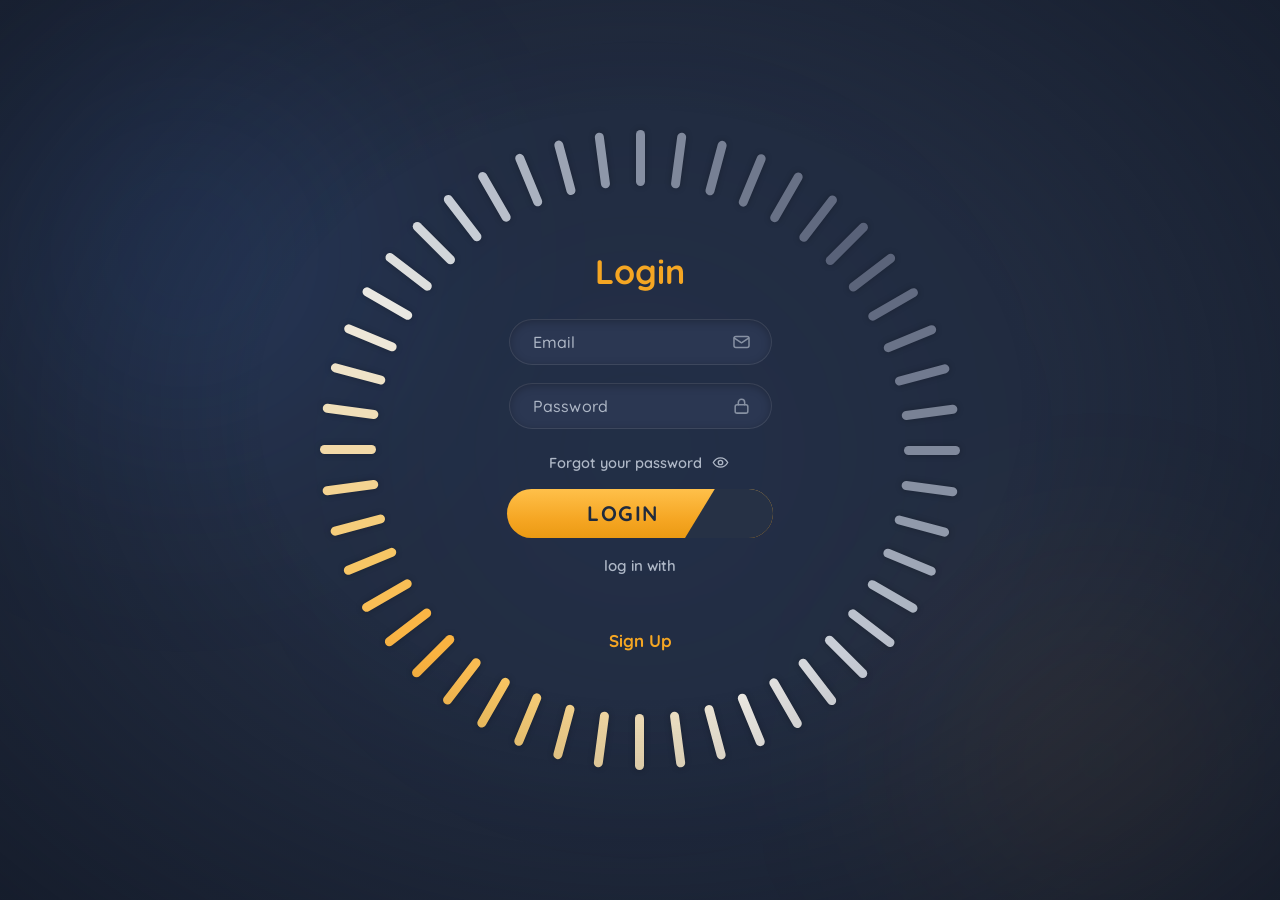
<file: projects/login-yellow-design/index.html>
<!DOCTYPE html>
<html lang="en">
<head>
<meta charset="utf-8">
<meta name="viewport" content="width=device-width, initial-scale=1">
<title>Login / Sign Up</title>

<link rel="preconnect" href="https://fonts.googleapis.com">
<link rel="preconnect" href="https://fonts.gstatic.com" crossorigin>
<link href="https://fonts.googleapis.com/css2?family=Quicksand:wght@400;500;600;700&display=swap" rel="stylesheet">

<link rel="stylesheet" href="style.css">
</head>
<body>

<!-- ambient lighting -->
<div class="amb" aria-hidden="true">
  <i class="b1"></i><i class="b2"></i><i class="b3"></i>
</div>

<div class="stage">

  <!-- segmented ring (segments injected by script.js) -->
  <div class="ring" aria-hidden="true"><div class="boost" id="boost"></div></div>
  <div class="flash" id="flash" aria-hidden="true"></div>

  <div class="card" id="card">

    <!-- ─────────── SCENE 1 · LOGIN ─────────── -->
    <form class="panel login" id="p-login" data-state="idle" autocomplete="off" onsubmit="return false">

      <h1 style="--i:0">Login</h1>

      <div class="field" style="--fd:0s;--i:1">
        <input type="email" placeholder="Email" aria-label="Email">
        <svg class="ic" width="19" height="19" viewBox="0 0 24 24" fill="none" stroke="currentColor" stroke-width="1.9" stroke-linecap="round" stroke-linejoin="round">
          <rect x="2.5" y="5" width="19" height="14" rx="2.5"/><path d="m3 7 9 6 9-6"/>
        </svg>
      </div>

      <div class="field" style="--fd:1.1s;--i:2">
        <input type="password" id="pw" placeholder="Password" aria-label="Password">
        <svg class="ic" width="19" height="19" viewBox="0 0 24 24" fill="none" stroke="currentColor" stroke-width="1.9" stroke-linecap="round" stroke-linejoin="round">
          <rect x="4" y="10.5" width="16" height="10.5" rx="2.5"/><path d="M8 10.5V7.5a4 4 0 0 1 8 0v3"/>
        </svg>
      </div>

      <div class="forgot" style="--i:3">
        <span>Forgot your password</span>
        <button type="button" class="eye" data-target="pw" aria-label="Show password" aria-pressed="false">
          <svg width="17" height="17" viewBox="0 0 24 24" fill="none" stroke="currentColor" stroke-width="1.9" stroke-linecap="round" stroke-linejoin="round">
            <path d="M1.8 12S5.6 5.4 12 5.4 22.2 12 22.2 12 18.4 18.6 12 18.6 1.8 12 1.8 12Z"/><circle cx="12" cy="12" r="3.1"/>
          </svg>
        </button>
      </div>

      <button class="cta" type="submit" style="--i:4">
        <span>LOGIN</span><i class="notch"></i><i class="sheen"></i>
      </button>

      <p class="with" style="--i:5">log in with</p>

      <div class="socials" style="--i:6">
        <a href="#" style="--sd:0s" aria-label="Log in with Facebook">
          <svg width="21" height="21" viewBox="0 0 24 24"><rect width="24" height="24" rx="5" fill="#1877F2"/><path d="M15.6 12.6h-2.3V20h-3v-7.4H8.6V10h1.7V8.5c0-2.1 1.1-3.3 3.3-3.3h2v2.7h-1.3c-.5 0-.9.2-.9.9V10h2.4l-.2 2.6Z" fill="#fff"/></svg>
        </a>
        <a href="#" style="--sd:.18s" aria-label="Log in with X">
          <svg width="21" height="21" viewBox="0 0 24 24"><rect width="24" height="24" rx="5" fill="#0d0d0d"/><path d="M16.9 5h2.5l-5.5 6.3L20.4 20h-5l-3.6-4.7L7.6 20H5.1l5.9-6.7L4.9 5h5.1l3.3 4.3L16.9 5Zm-.9 13.5h1.4L9 6.4H7.5l8.5 12.1Z" fill="#fff"/></svg>
        </a>
        <a href="#" style="--sd:.36s" aria-label="Log in with Google">
          <svg width="21" height="21" viewBox="0 0 24 24"><path d="M21.6 12.23c0-.68-.06-1.34-.18-1.98H12v3.74h5.38a4.6 4.6 0 0 1-2 3.02v2.5h3.24c1.9-1.74 2.98-4.3 2.98-7.28Z" fill="#4285F4"/><path d="M12 22c2.7 0 4.96-.9 6.62-2.43l-3.24-2.5c-.9.6-2.05.96-3.38.96-2.6 0-4.8-1.75-5.6-4.11H3.06v2.58A10 10 0 0 0 12 22Z" fill="#34A853"/><path d="M6.4 13.92a5.99 5.99 0 0 1 0-3.84V7.5H3.06a10 10 0 0 0 0 9l3.34-2.58Z" fill="#FBBC05"/><path d="M12 5.98c1.47 0 2.79.5 3.83 1.5l2.87-2.87C16.95 2.98 14.7 2 12 2a10 10 0 0 0-8.94 5.5L6.4 10.08c.8-2.36 3-4.1 5.6-4.1Z" fill="#EA4335"/></svg>
        </a>
      </div>

      <div class="foot" style="--i:7">
        <button type="button" class="swap" data-go="signup">Sign Up</button>
      </div>
    </form>

    <!-- ─────────── SCENE 2 · SIGN UP ─────────── -->
    <form class="panel signup" id="p-signup" data-state="hidden" inert autocomplete="off" onsubmit="return false">

      <h1 style="--i:0">Sign Up</h1>

      <div class="field" style="--fd:0s;--i:1">
        <input type="text" placeholder="Full Name" aria-label="Full name">
        <svg class="ic" width="19" height="19" viewBox="0 0 24 24" fill="none" stroke="currentColor" stroke-width="1.9" stroke-linecap="round" stroke-linejoin="round">
          <circle cx="12" cy="8" r="3.6"/><path d="M4.5 20a7.5 7.5 0 0 1 15 0"/>
        </svg>
      </div>

      <div class="field" style="--fd:.55s;--i:2">
        <input type="email" placeholder="Email" aria-label="Email">
        <svg class="ic" width="19" height="19" viewBox="0 0 24 24" fill="none" stroke="currentColor" stroke-width="1.9" stroke-linecap="round" stroke-linejoin="round">
          <rect x="2.5" y="5" width="19" height="14" rx="2.5"/><path d="m3 7 9 6 9-6"/>
        </svg>
      </div>

      <div class="field" style="--fd:1.1s;--i:3">
        <input type="password" id="pw2" placeholder="Password" aria-label="Password">
        <svg class="ic" width="19" height="19" viewBox="0 0 24 24" fill="none" stroke="currentColor" stroke-width="1.9" stroke-linecap="round" stroke-linejoin="round">
          <rect x="4" y="10.5" width="16" height="10.5" rx="2.5"/><path d="M8 10.5V7.5a4 4 0 0 1 8 0v3"/>
        </svg>
      </div>

      <div class="field" style="--fd:1.65s;--i:4">
        <input type="password" id="pw3" placeholder="Confirm Password" aria-label="Confirm password">
        <svg class="ic" width="19" height="19" viewBox="0 0 24 24" fill="none" stroke="currentColor" stroke-width="1.9" stroke-linecap="round" stroke-linejoin="round">
          <rect x="4" y="10.5" width="16" height="10.5" rx="2.5"/><path d="M8 10.5V7.5a4 4 0 0 1 8 0v3"/><path d="m9.4 15.6 1.8 1.8 3.4-3.4"/>
        </svg>
      </div>

      <button class="cta" type="submit" style="--i:5">
        <span>SIGN UP</span><i class="notch"></i><i class="sheen"></i>
      </button>

      <p class="with" style="--i:6">sign up with</p>

      <div class="socials" style="--i:7">
        <a href="#" style="--sd:0s" aria-label="Sign up with Facebook">
          <svg width="21" height="21" viewBox="0 0 24 24"><rect width="24" height="24" rx="5" fill="#1877F2"/><path d="M15.6 12.6h-2.3V20h-3v-7.4H8.6V10h1.7V8.5c0-2.1 1.1-3.3 3.3-3.3h2v2.7h-1.3c-.5 0-.9.2-.9.9V10h2.4l-.2 2.6Z" fill="#fff"/></svg>
        </a>
        <a href="#" style="--sd:.18s" aria-label="Sign up with X">
          <svg width="21" height="21" viewBox="0 0 24 24"><rect width="24" height="24" rx="5" fill="#0d0d0d"/><path d="M16.9 5h2.5l-5.5 6.3L20.4 20h-5l-3.6-4.7L7.6 20H5.1l5.9-6.7L4.9 5h5.1l3.3 4.3L16.9 5Zm-.9 13.5h1.4L9 6.4H7.5l8.5 12.1Z" fill="#fff"/></svg>
        </a>
        <a href="#" style="--sd:.36s" aria-label="Sign up with Google">
          <svg width="21" height="21" viewBox="0 0 24 24"><path d="M21.6 12.23c0-.68-.06-1.34-.18-1.98H12v3.74h5.38a4.6 4.6 0 0 1-2 3.02v2.5h3.24c1.9-1.74 2.98-4.3 2.98-7.28Z" fill="#4285F4"/><path d="M12 22c2.7 0 4.96-.9 6.62-2.43l-3.24-2.5c-.9.6-2.05.96-3.38.96-2.6 0-4.8-1.75-5.6-4.11H3.06v2.58A10 10 0 0 0 12 22Z" fill="#34A853"/><path d="M6.4 13.92a5.99 5.99 0 0 1 0-3.84V7.5H3.06a10 10 0 0 0 0 9l3.34-2.58Z" fill="#FBBC05"/><path d="M12 5.98c1.47 0 2.79.5 3.83 1.5l2.87-2.87C16.95 2.98 14.7 2 12 2a10 10 0 0 0-8.94 5.5L6.4 10.08c.8-2.36 3-4.1 5.6-4.1Z" fill="#EA4335"/></svg>
        </a>
      </div>

      <div class="foot" style="--i:8">
        <span>Already have an account?</span>
        <button type="button" class="swap" data-go="login">Login</button>
      </div>
    </form>

  </div>
</div>

<div class="vignette" aria-hidden="true"></div>

<script src="script.js"></script>
</body>
</html>
</file>
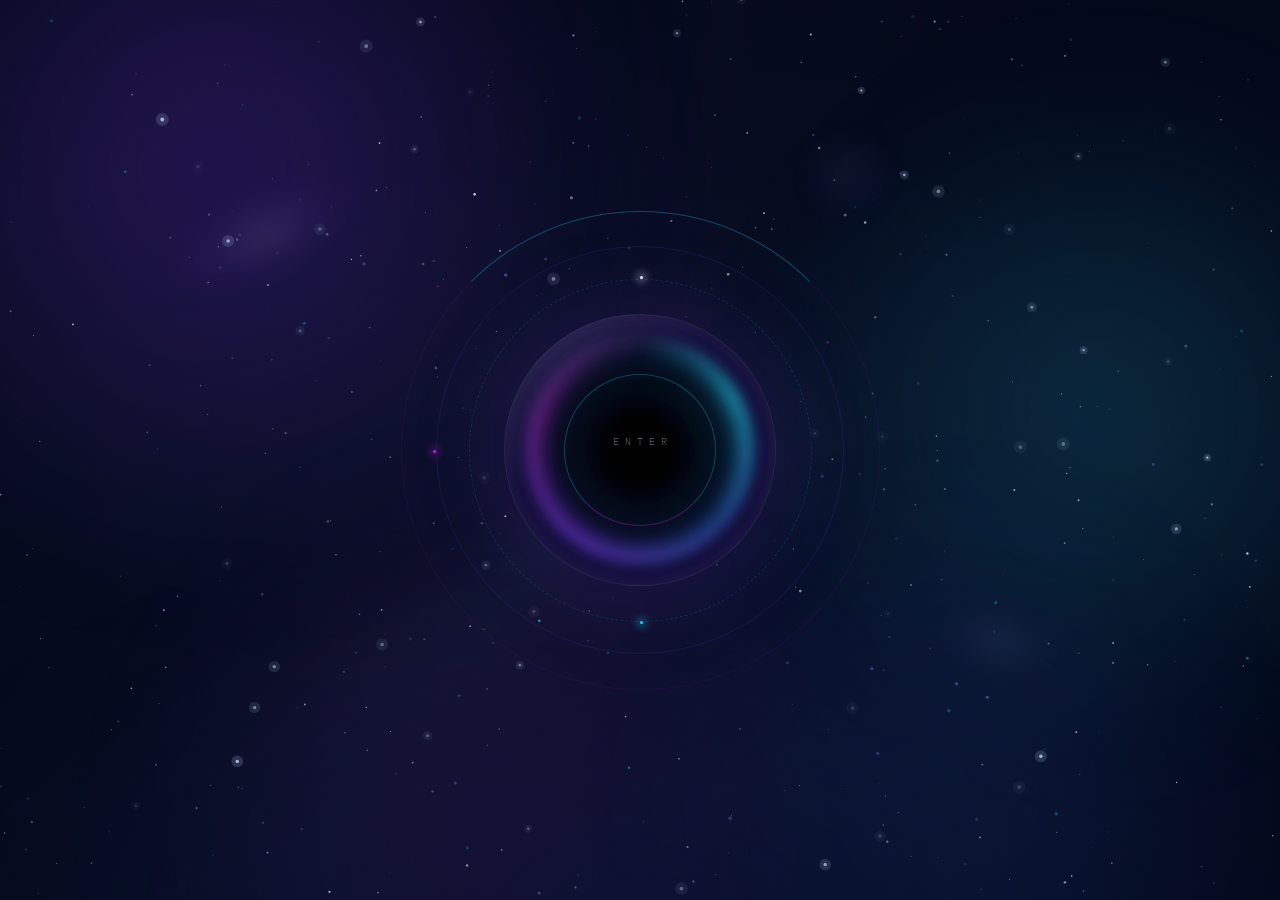
<file: projects/cyber-type/galaxy-portal-auth.html>
<!doctype html>
<html lang="en">
<head>
<meta charset="UTF-8"/>
<meta name="viewport" content="width=device-width,initial-scale=1"/>
<title>Galaxy Portal — Authentication</title>
<link rel="preconnect" href="https://fonts.googleapis.com">
<link rel="preconnect" href="https://fonts.gstatic.com" crossorigin>
<link href="https://fonts.googleapis.com/css2?family=Sora:wght@200;300;400;600&family=IBM+Plex+Mono:wght@300;400;500&display=swap" rel="stylesheet">
<style>
/* ============================================================
   TOKENS
   void/abyss/indigo = deep space depth stack
   cyan → blue → violet → magenta = the only accent ramp
   ============================================================ */
:root{
  --void:#020617;
  --abyss:#060b1f;
  --indigo:#0b1437;
  --cyan:#22d3ee;
  --blue:#3b82f6;
  --violet:#7c3aed;
  --magenta:#c026d3;
  --star:#e8f0ff;

  --glass:rgba(255,255,255,.045);
  --glass-brd:rgba(180,215,255,.14);

  --ff-ui:'Sora',system-ui,-apple-system,sans-serif;
  --ff-mono:'IBM Plex Mono',ui-monospace,monospace;

  --portal:clamp(200px,42vmin,272px);
  --auth:clamp(320px,86vmin,540px);

  --ease-cine:cubic-bezier(.16,1,.3,1);
}

*,*::before,*::after{box-sizing:border-box;margin:0;padding:0}

html,body{height:100%}
body{
  background:var(--void);
  color:var(--star);
  font-family:var(--ff-ui);
  overflow:hidden;                 /* no horizontal scroll, ever */
  -webkit-font-smoothing:antialiased;
}

/* ============================================================
   LAYER 1–5 · GALAXY BACKGROUND
   Overlapping radial gradients at different positions/speeds,
   deliberately NOT one flat linear gradient.
   ============================================================ */
.sky{position:fixed;inset:0;overflow:hidden;z-index:0}

/* L1 deep space — slight vignette so the centre reads as deepest */
.sky__void{
  position:absolute;inset:0;
  background:
    radial-gradient(120% 90% at 50% 55%, #0a1128 0%, #050a1c 45%, var(--void) 100%),
    var(--void);
}

/* L2 nebula — four blurred clouds, each drifting on its own clock */
.neb{position:absolute;border-radius:50%;filter:blur(70px);opacity:.5;will-change:transform}
.neb--violet{
  width:70vmax;height:70vmax;left:-18vmax;top:-22vmax;
  background:radial-gradient(circle at 50% 50%, rgba(124,58,237,.55), rgba(124,58,237,0) 66%);
  animation:drift-a 68s var(--ease-cine) infinite alternate;
}
.neb--cyan{
  width:56vmax;height:56vmax;right:-14vmax;top:4vmax;
  background:radial-gradient(circle at 50% 50%, rgba(34,211,238,.34), rgba(34,211,238,0) 68%);
  animation:drift-b 84s var(--ease-cine) infinite alternate;
}
.neb--magenta{
  width:62vmax;height:62vmax;left:8vmax;bottom:-26vmax;
  background:radial-gradient(circle at 50% 50%, rgba(192,38,211,.32), rgba(192,38,211,0) 66%);
  animation:drift-c 76s var(--ease-cine) infinite alternate;
}
.neb--indigo{
  width:48vmax;height:48vmax;right:2vmax;bottom:-16vmax;
  background:radial-gradient(circle at 50% 50%, rgba(59,130,246,.3), rgba(59,130,246,0) 70%);
  animation:drift-b 92s var(--ease-cine) infinite alternate-reverse;
}
@keyframes drift-a{to{transform:translate3d(7vmax,5vmax,0) scale(1.16)}}
@keyframes drift-b{to{transform:translate3d(-6vmax,7vmax,0) scale(1.1)}}
@keyframes drift-c{to{transform:translate3d(5vmax,-6vmax,0) scale(1.14)}}

/* L5 distant galaxies — barely-there elliptical smudges */
.galaxy{
  position:absolute;border-radius:50%;
  filter:blur(16px);opacity:.16;
  background:radial-gradient(ellipse at 50% 50%, rgba(232,240,255,.85), rgba(124,58,237,.35) 40%, transparent 72%);
}
.galaxy--1{width:220px;height:74px;left:12%;top:22%;transform:rotate(-24deg)}
.galaxy--2{width:150px;height:48px;right:16%;bottom:26%;transform:rotate(16deg)}
.galaxy--3{width:96px;height:96px;right:30%;top:14%;opacity:.1}

/* faint cosmic light rays */
.rays{
  position:absolute;inset:0;opacity:.14;mix-blend-mode:screen;
  background:
    conic-gradient(from 200deg at 50% 48%,
      transparent 0deg, rgba(34,211,238,.16) 18deg, transparent 40deg,
      transparent 150deg, rgba(124,58,237,.14) 172deg, transparent 196deg);
  animation:rays-turn 120s linear infinite;
}
@keyframes rays-turn{to{transform:rotate(360deg)}}

/* space fog sitting above the nebula, below the stars */
.fog{
  position:absolute;inset:0;
  background:radial-gradient(100% 70% at 50% 100%, rgba(11,20,55,.72), transparent 62%);
  pointer-events:none;
}

/* L3/L4 stars + dust + portal particles all live on one canvas */
#field{position:fixed;inset:0;z-index:1;pointer-events:none}

/* brightened galaxy after the wormhole */
body.is-auth .neb{opacity:.72}
body.is-auth .rays{opacity:.22}
body.is-auth .galaxy{opacity:.24}
.neb,.rays,.galaxy{transition:opacity 1.6s var(--ease-cine)}

/* ============================================================
   STAGE
   ============================================================ */
.stage{
  position:relative;z-index:2;
  height:100%;
  display:grid;place-items:center;
  padding:24px;
}

/* ============================================================
   COSMIC PORTAL  ·  the signature element
   Same DOM node becomes the auth portal — the interface is
   revealed FROM the portal, never dropped on top of it.
   ============================================================ */
.portal{
  position:relative;
  width:var(--portal);height:var(--portal);
  border-radius:50%;
  cursor:pointer;
  display:grid;place-items:center;
  transition:
    width 1.15s var(--ease-cine),
    height 1.15s var(--ease-cine),
    transform .6s var(--ease-cine);
  -webkit-tap-highlight-color:transparent;
}
.portal:focus-visible{outline:none}
.portal:focus-visible .horizon{box-shadow:0 0 0 2px var(--cyan),0 0 60px rgba(34,211,238,.6)}

/* orbital rings live OUTSIDE the shell so they survive the expansion */
.ring{
  position:absolute;border-radius:50%;
  border:1px solid rgba(34,211,238,.18);
  pointer-events:none;
  will-change:transform;
}
.ring--1{inset:-13%;border-style:dashed;animation:spin 46s linear infinite}
.ring--2{inset:-25%;border-color:rgba(124,58,237,.16);animation:spin 74s linear infinite reverse}
.ring--3{
  inset:-38%;border-color:rgba(192,38,211,.09);
  border-top-color:rgba(34,211,238,.3);
  animation:spin 108s linear infinite;
}
@keyframes spin{to{transform:rotate(360deg)}}

/* glass outer sphere */
.sphere{
  position:absolute;inset:0;border-radius:50%;
  background:
    radial-gradient(circle at 32% 26%, rgba(255,255,255,.1), transparent 46%),
    radial-gradient(circle at 50% 50%, rgba(11,20,55,.5), rgba(2,6,23,.86) 72%);
  border:1px solid var(--glass-brd);
  backdrop-filter:blur(3px);
  -webkit-backdrop-filter:blur(3px);
  box-shadow:
    inset 0 1px 22px rgba(180,215,255,.09),
    inset 0 0 60px rgba(124,58,237,.16);
}

/* event horizon — the bright accretion edge */
.horizon{
  position:absolute;inset:9%;border-radius:50%;
  background:conic-gradient(from 0deg,
    rgba(34,211,238,0) 0deg,
    rgba(34,211,238,.85) 60deg,
    rgba(59,130,246,.6) 130deg,
    rgba(124,58,237,.8) 210deg,
    rgba(192,38,211,.55) 290deg,
    rgba(34,211,238,0) 360deg);
  filter:blur(7px);
  animation:spin 14s linear infinite;
  transition:filter .5s var(--ease-cine),opacity .5s var(--ease-cine),box-shadow .5s;
}
.horizon::after{
  content:'';position:absolute;inset:5px;border-radius:50%;
  background:radial-gradient(circle,rgba(2,6,23,.94) 56%,transparent 78%);
}

/* counter-rotating inner ring */
.horizon-in{
  position:absolute;inset:22%;border-radius:50%;
  border:1px solid rgba(34,211,238,.34);
  border-bottom-color:rgba(192,38,211,.42);
  animation:spin 22s linear infinite reverse;
}

/* the dark core — a genuine near-black centre */
.core{
  position:absolute;inset:30%;border-radius:50%;
  background:radial-gradient(circle at 50% 50%, #000 40%, rgba(2,6,23,.9) 74%, transparent 100%);
  box-shadow:0 0 34px 8px rgba(0,0,0,.9), 0 0 90px rgba(34,211,238,.2);
}

/* volumetric bloom */
.bloom{
  position:absolute;inset:-30%;border-radius:50%;pointer-events:none;
  background:radial-gradient(circle at 50% 50%,
    rgba(34,211,238,.2) 0%, rgba(124,58,237,.13) 34%, transparent 66%);
  filter:blur(22px);
  animation:pulse 7s ease-in-out infinite;
  transition:opacity .5s var(--ease-cine);
}
@keyframes pulse{0%,100%{opacity:.62;transform:scale(1)}50%{opacity:1;transform:scale(1.07)}}

/* gravitational lens ripple, drawn on hover */
.lens{
  position:absolute;inset:-4%;border-radius:50%;pointer-events:none;
  opacity:0;transition:opacity .45s var(--ease-cine);
  background:radial-gradient(circle at var(--mx,50%) var(--my,50%),
    rgba(255,255,255,.13) 0%, transparent 28%);
  backdrop-filter:blur(1.5px);
  -webkit-backdrop-filter:blur(1.5px);
}
.portal:hover .lens{opacity:1}

/* ---- the subtle hint (NOT a button) ------------------------ */
.hint{
  position:relative;z-index:3;
  text-align:center;
  opacity:.34;
  transition:opacity .45s var(--ease-cine),transform .45s var(--ease-cine);
  pointer-events:none;
}
.hint__word{
  display:block;
  font-family:var(--ff-mono);
  font-size:10px;font-weight:400;
  letter-spacing:.62em;text-indent:.62em;
  color:rgba(232,240,255,.9);
}
/* observatory-style readout — the star-catalog vernacular */
.hint__coord{
  display:block;margin-top:7px;
  font-family:var(--ff-mono);
  font-size:8px;font-weight:300;
  letter-spacing:.2em;
  color:rgba(34,211,238,.62);
  opacity:0;transform:translateY(3px);
  transition:opacity .5s var(--ease-cine) .06s,transform .5s var(--ease-cine) .06s;
}
.portal:hover .hint{opacity:1;transform:translateY(-1px)}
.portal:hover .hint__coord{opacity:1;transform:translateY(0)}
.portal:hover{transform:scale(1.045)}
.portal:hover .horizon{filter:blur(5px);box-shadow:0 0 70px rgba(34,211,238,.42)}
.portal:hover .bloom{opacity:1}

/* orbiting star markers */
.orbit{position:absolute;inset:-13%;pointer-events:none;animation:spin 34s linear infinite}
.orbit--slow{inset:-25%;animation-duration:58s;animation-direction:reverse}
.orbit__star{
  position:absolute;top:-3px;left:50%;
  width:3px;height:3px;border-radius:50%;
  background:var(--star);
  box-shadow:0 0 8px 2px rgba(232,240,255,.7);
}
.orbit__star--b{top:auto;bottom:-3px;background:var(--cyan);box-shadow:0 0 9px 2px rgba(34,211,238,.7)}
.orbit__star--c{top:50%;left:-3px;background:var(--magenta);box-shadow:0 0 9px 2px rgba(192,38,211,.6)}

/* ============================================================
   TRANSITION · contract → pulse → expand
   ============================================================ */
body.is-warping .portal{animation:warp 1.5s var(--ease-cine) forwards}
@keyframes warp{
  0%  {transform:scale(1)}
  22% {transform:scale(.72)}          /* contract */
  34% {transform:scale(.66)}          /* energy builds */
  48% {transform:scale(1.5)}          /* rapid expansion */
  70% {transform:scale(1.12)}
  100%{transform:scale(1)}
}
body.is-warping .hint{opacity:0}
body.is-warping .horizon{filter:blur(2px);box-shadow:0 0 140px rgba(34,211,238,.9)}

/* white cosmic pulse */
.flash{
  position:fixed;inset:0;z-index:3;pointer-events:none;opacity:0;
  background:radial-gradient(circle at 50% 50%, rgba(255,255,255,.92) 0%, rgba(34,211,238,.5) 22%, transparent 56%);
}
body.is-warping .flash{animation:flash 1.5s var(--ease-cine) forwards}
@keyframes flash{0%,24%{opacity:0}38%{opacity:.92}100%{opacity:0}}

/* expanding shock rings */
.shock{
  position:fixed;top:50%;left:50%;z-index:3;pointer-events:none;
  width:120px;height:120px;margin:-60px 0 0 -60px;
  border-radius:50%;border:1px solid rgba(34,211,238,.6);
  opacity:0;
}
body.is-warping .shock{animation:shock 1.4s var(--ease-cine) forwards}
body.is-warping .shock--2{animation-delay:.16s;border-color:rgba(124,58,237,.5)}
body.is-warping .shock--3{animation-delay:.32s;border-color:rgba(192,38,211,.4)}
@keyframes shock{
  0%,26%{opacity:0;transform:scale(.4)}
  40%{opacity:.9}
  100%{opacity:0;transform:scale(15)}
}

/* ============================================================
   AUTH PORTAL — circular, orbital, still inside the galaxy
   ============================================================ */
.portal.is-open{
  width:var(--auth);height:var(--auth);
  cursor:default;
}
.portal.is-open:hover{transform:none}
.portal.is-open .core,
.portal.is-open .horizon-in{opacity:0;transition:opacity .5s}
.portal.is-open .horizon{filter:blur(16px);opacity:.5;animation-duration:34s}
.portal.is-open .lens{display:none}
.portal.is-open .sphere{
  background:
    radial-gradient(circle at 30% 18%, rgba(255,255,255,.09), transparent 42%),
    radial-gradient(circle at 50% 50%, rgba(11,20,55,.62), rgba(2,6,23,.78) 76%);
  backdrop-filter:blur(22px) saturate(140%);
  -webkit-backdrop-filter:blur(22px) saturate(140%);
  border-color:rgba(180,215,255,.2);
  box-shadow:
    inset 0 1px 30px rgba(180,215,255,.11),
    inset 0 0 90px rgba(124,58,237,.2),
    0 0 90px rgba(34,211,238,.14);
}

.auth{
  position:relative;z-index:4;
  width:76%;                       /* keeps content off the circle's edge */
  opacity:0;transform:translateY(14px) scale(.97);
  pointer-events:none;
  transition:opacity .7s var(--ease-cine) .1s,transform .7s var(--ease-cine) .1s;
}
.portal.is-open .auth{opacity:1;transform:none;pointer-events:auto}
.portal:not(.is-open) .auth{display:none}

/* ---- tabs -------------------------------------------------- */
.tabs{
  position:relative;
  display:flex;justify-content:center;gap:34px;
  margin-bottom:26px;
}
.tab{
  appearance:none;background:none;border:0;padding:0 0 10px;
  font-family:var(--ff-mono);
  font-size:11px;font-weight:400;
  letter-spacing:.28em;text-indent:.28em;
  color:rgba(232,240,255,.42);
  cursor:pointer;
  transition:color .4s var(--ease-cine),text-shadow .4s var(--ease-cine);
}
.tab:hover{color:rgba(232,240,255,.72)}
.tab.is-active{
  color:var(--star);
  text-shadow:0 0 14px rgba(34,211,238,.75);
}
.tab:focus-visible{outline:1px solid var(--cyan);outline-offset:4px;border-radius:2px}
.tabs__underline{
  position:absolute;bottom:0;height:1px;
  background:linear-gradient(90deg,transparent,var(--cyan),var(--violet),transparent);
  box-shadow:0 0 10px rgba(34,211,238,.85);
  transition:transform .55s var(--ease-cine),width .55s var(--ease-cine);
}

/* ---- panels + cosmic sweep between them -------------------- */
.panel{display:grid;gap:15px}
.panel[hidden]{display:none}
.panel.is-sweeping{animation:sweep .52s var(--ease-cine)}
@keyframes sweep{
  0%{opacity:0;transform:translateY(9px) rotate(-.6deg);filter:blur(5px)}
  100%{opacity:1;transform:none;filter:blur(0)}
}

/* ---- fields ------------------------------------------------ */
.field{position:relative}
.field__label{
  display:block;margin-bottom:7px;
  font-family:var(--ff-mono);
  font-size:8.5px;font-weight:400;
  letter-spacing:.24em;
  color:rgba(34,211,238,.66);
  text-transform:uppercase;
}
.field__box{position:relative;border-radius:11px}

/* travelling light around the border on focus */
.field__box::before{
  content:'';position:absolute;inset:-1px;border-radius:12px;
  padding:1px;
  background:conic-gradient(from var(--a,0deg),
    transparent 0deg,var(--cyan) 40deg,var(--violet) 90deg,transparent 140deg,transparent 360deg);
  -webkit-mask:linear-gradient(#000 0 0) content-box,linear-gradient(#000 0 0);
  -webkit-mask-composite:xor;
  mask:linear-gradient(#000 0 0) content-box,linear-gradient(#000 0 0);
  mask-composite:exclude;
  opacity:0;transition:opacity .35s var(--ease-cine);
  pointer-events:none;
}
.field__box.is-lit::before{opacity:1;animation:trace 2.6s linear infinite}
@keyframes trace{to{--a:360deg}}
@property --a{syntax:'<angle>';inherits:false;initial-value:0deg}

.input{
  width:100%;
  padding:12px 40px 12px 14px;
  border-radius:11px;
  background:rgba(2,6,23,.42);
  border:1px solid var(--glass-brd);
  color:var(--star);
  font-family:var(--ff-ui);
  font-size:13.5px;font-weight:300;
  letter-spacing:.012em;
  transition:border-color .35s,box-shadow .35s,background .35s;
}
.input::placeholder{color:rgba(232,240,255,.26);font-weight:200}
.input:focus{
  outline:none;
  border-color:rgba(34,211,238,.5);
  background:rgba(2,6,23,.6);
  box-shadow:0 0 0 3px rgba(34,211,238,.09),inset 0 0 22px rgba(34,211,238,.07);
}

.peek{
  position:absolute;right:6px;top:50%;transform:translateY(-50%);
  width:30px;height:30px;
  display:grid;place-items:center;
  background:none;border:0;border-radius:8px;
  color:rgba(232,240,255,.44);cursor:pointer;
  transition:color .3s,background .3s;
}
.peek:hover{color:var(--cyan);background:rgba(34,211,238,.08)}
.peek:focus-visible{outline:1px solid var(--cyan);outline-offset:1px}
.peek svg{width:15px;height:15px;fill:none;stroke:currentColor;stroke-width:1.5}

/* ---- row: forgot ------------------------------------------- */
.row-end{display:flex;justify-content:flex-end;margin-top:-4px}
.link{
  background:none;border:0;padding:0;
  font-family:var(--ff-mono);
  font-size:9.5px;letter-spacing:.1em;
  color:rgba(34,211,238,.72);
  cursor:pointer;
  transition:color .3s,text-shadow .3s;
}
.link:hover{color:var(--cyan);text-shadow:0 0 12px rgba(34,211,238,.7)}
.link:focus-visible{outline:1px solid var(--cyan);outline-offset:3px;border-radius:2px}

/* ---- primary button ---------------------------------------- */
.cta{
  position:relative;overflow:hidden;
  margin-top:6px;
  padding:13px 20px;
  border:1px solid rgba(180,215,255,.22);
  border-radius:12px;
  background:linear-gradient(100deg,
    rgba(34,211,238,.9) 0%,
    rgba(59,130,246,.9) 42%,
    rgba(124,58,237,.92) 100%);
  background-size:190% 100%;
  color:#020617;
  font-family:var(--ff-mono);
  font-size:11px;font-weight:500;
  letter-spacing:.26em;text-indent:.26em;
  cursor:pointer;
  box-shadow:0 6px 26px rgba(34,211,238,.24),inset 0 1px 0 rgba(255,255,255,.34);
  transition:transform .35s var(--ease-cine),box-shadow .35s,background-position .7s var(--ease-cine);
}
.cta:hover{
  transform:scale(1.022);
  background-position:100% 0;
  box-shadow:0 10px 40px rgba(34,211,238,.42),inset 0 1px 0 rgba(255,255,255,.44);
}
.cta:active{transform:scale(.988)}
.cta:focus-visible{outline:2px solid var(--cyan);outline-offset:3px}
/* light sweep */
.cta::after{
  content:'';position:absolute;top:0;left:-60%;width:45%;height:100%;
  background:linear-gradient(100deg,transparent,rgba(255,255,255,.55),transparent);
  transform:skewX(-18deg);
  transition:left .8s var(--ease-cine);
}
.cta:hover::after{left:120%}

/* click ripple */
.ripple{
  position:absolute;border-radius:50%;pointer-events:none;
  background:radial-gradient(circle,rgba(255,255,255,.85),rgba(34,211,238,.35) 45%,transparent 70%);
  animation:ripple .62s var(--ease-cine) forwards;
}
@keyframes ripple{
  0%{width:0;height:0;opacity:.9;transform:translate(-50%,-50%)}
  100%{width:340px;height:340px;opacity:0;transform:translate(-50%,-50%)}
}

/* ---- footer swap ------------------------------------------- */
.swap{
  margin-top:4px;text-align:center;
  font-size:11px;font-weight:200;
  color:rgba(232,240,255,.42);
}
.swap button{
  background:none;border:0;padding:0;margin-left:5px;
  font-family:var(--ff-mono);font-size:10px;letter-spacing:.14em;
  color:var(--cyan);cursor:pointer;
  transition:text-shadow .3s;
}
.swap button:hover{text-shadow:0 0 12px rgba(34,211,238,.8)}
.swap button:focus-visible{outline:1px solid var(--cyan);outline-offset:3px;border-radius:2px}

/* ============================================================
   RESPONSIVE
   ============================================================ */
@media (max-width:640px){
  .auth{width:84%}
  .tabs{gap:24px}
  .ring--3,.orbit--slow{display:none}      /* thin out the orbitals */
  .neb{filter:blur(52px)}
  /* squircle keeps the cosmic read without cramping the form */
  .portal.is-open{
    width:min(92vw,420px);
    height:auto;
    padding:40px 22px;
    border-radius:38px;
  }
  .portal.is-open .sphere,
  .portal.is-open .horizon{border-radius:38px}
  .portal.is-open .horizon{inset:0;filter:blur(24px);opacity:.32}
  .portal.is-open .ring{border-radius:44px}
}
@media (max-width:400px){
  .portal.is-open{padding:32px 16px}
  .auth{width:100%}
}

/* ============================================================
   REDUCED MOTION — subtle fades only
   ============================================================ */
@media (prefers-reduced-motion:reduce){
  *,*::before,*::after{
    animation-duration:.01ms!important;
    animation-iteration-count:1!important;
    transition-duration:.16s!important;
  }
  .neb,.rays,.orbit,.ring,.horizon,.horizon-in,.bloom{animation:none!important}
  .portal:hover{transform:none}
}

.sr{position:absolute;width:1px;height:1px;overflow:hidden;clip:rect(0 0 0 0);white-space:nowrap}
</style>
</head>
<body>

<!-- ============ GALAXY ============ -->
<div class="sky" aria-hidden="true">
  <div class="sky__void"></div>
  <div class="neb neb--violet"></div>
  <div class="neb neb--cyan"></div>
  <div class="neb neb--magenta"></div>
  <div class="neb neb--indigo"></div>
  <div class="galaxy galaxy--1"></div>
  <div class="galaxy galaxy--2"></div>
  <div class="galaxy galaxy--3"></div>
  <div class="rays"></div>
  <div class="fog"></div>
</div>
<canvas id="field" aria-hidden="true"></canvas>

<!-- transition overlays -->
<div class="flash" aria-hidden="true"></div>
<div class="shock shock--1" aria-hidden="true"></div>
<div class="shock shock--2" aria-hidden="true"></div>
<div class="shock shock--3" aria-hidden="true"></div>

<!-- ============ STAGE ============ -->
<main class="stage">
  <div class="portal" id="portal" role="button" tabindex="0"
       aria-label="Enter the portal to sign in">

    <span class="ring ring--1"></span>
    <span class="ring ring--2"></span>
    <span class="ring ring--3"></span>

    <span class="orbit"><i class="orbit__star"></i><i class="orbit__star orbit__star--b"></i></span>
    <span class="orbit orbit--slow"><i class="orbit__star orbit__star--c"></i></span>

    <span class="sphere"></span>
    <span class="bloom"></span>
    <span class="horizon"></span>
    <span class="horizon-in"></span>
    <span class="core"></span>
    <span class="lens" id="lens"></span>

    <!-- hint: deliberately not a button -->
    <span class="hint" id="hint">
      <span class="hint__word">ENTER</span>
      <span class="hint__coord">RA 17h 45m · DEC −29° 00′ · Mv 4.83</span>
    </span>

    <!-- ============ AUTH (revealed from inside) ============ -->
    <div class="auth" id="auth">
      <div class="tabs" role="tablist" aria-label="Authentication">
        <button class="tab is-active" id="tab-login" role="tab"
                aria-selected="true" aria-controls="panel-login">LOGIN</button>
        <button class="tab" id="tab-signup" role="tab"
                aria-selected="false" aria-controls="panel-signup">SIGNUP</button>
        <span class="tabs__underline" id="underline"></span>
      </div>

      <!-- LOGIN -->
      <form class="panel" id="panel-login" role="tabpanel" aria-labelledby="tab-login" novalidate>
        <div class="field">
          <label class="field__label" for="li-id">Email or Username</label>
          <div class="field__box">
            <input class="input" id="li-id" type="text" autocomplete="username"
                   placeholder="navigator@orion.io">
          </div>
        </div>
        <div class="field">
          <label class="field__label" for="li-pw">Password</label>
          <div class="field__box">
            <input class="input" id="li-pw" type="password" autocomplete="current-password"
                   placeholder="••••••••••">
            <button class="peek" type="button" data-peek="li-pw" aria-label="Show password">
              <svg viewBox="0 0 24 24"><path d="M2 12s3.6-6.5 10-6.5S22 12 22 12s-3.6 6.5-10 6.5S2 12 2 12z"/><circle cx="12" cy="12" r="2.6"/></svg>
            </button>
          </div>
        </div>
        <div class="row-end"><button class="link" type="button">Forgot Password?</button></div>
        <button class="cta" type="submit" data-ripple>LOGIN</button>
        <p class="swap">Don't have an account?<button type="button" data-go="signup">Sign Up</button></p>
      </form>

      <!-- SIGNUP -->
      <form class="panel" id="panel-signup" role="tabpanel" aria-labelledby="tab-signup" hidden novalidate>
        <div class="field">
          <label class="field__label" for="su-name">Full Name</label>
          <div class="field__box">
            <input class="input" id="su-name" type="text" autocomplete="name" placeholder="Ada Lovelace">
          </div>
        </div>
        <div class="field">
          <label class="field__label" for="su-email">Email</label>
          <div class="field__box">
            <input class="input" id="su-email" type="email" autocomplete="email" placeholder="navigator@orion.io">
          </div>
        </div>
        <div class="field">
          <label class="field__label" for="su-pw">Password</label>
          <div class="field__box">
            <input class="input" id="su-pw" type="password" autocomplete="new-password" placeholder="••••••••••">
            <button class="peek" type="button" data-peek="su-pw" aria-label="Show password">
              <svg viewBox="0 0 24 24"><path d="M2 12s3.6-6.5 10-6.5S22 12 22 12s-3.6 6.5-10 6.5S2 12 2 12z"/><circle cx="12" cy="12" r="2.6"/></svg>
            </button>
          </div>
        </div>
        <div class="field">
          <label class="field__label" for="su-pw2">Confirm Password</label>
          <div class="field__box">
            <input class="input" id="su-pw2" type="password" autocomplete="new-password" placeholder="••••••••••">
            <button class="peek" type="button" data-peek="su-pw2" aria-label="Show password">
              <svg viewBox="0 0 24 24"><path d="M2 12s3.6-6.5 10-6.5S22 12 22 12s-3.6 6.5-10 6.5S2 12 2 12z"/><circle cx="12" cy="12" r="2.6"/></svg>
            </button>
          </div>
        </div>
        <button class="cta" type="submit" data-ripple>CREATE ACCOUNT</button>
        <p class="swap">Already have an account?<button type="button" data-go="login">Login</button></p>
      </form>
    </div>
  </div>
</main>

<script>
(() => {
'use strict';

const reduced = matchMedia('(prefers-reduced-motion: reduce)').matches;
const portal  = document.getElementById('portal');
const lens    = document.getElementById('lens');
const auth    = document.getElementById('auth');

/* ============================================================
   CANVAS FIELD — stars (3 parallax layers), dust, infall,
   hyperspace streaks. One rAF loop, one canvas: cheaper than
   any DOM-animated particle system.
   ============================================================ */
const cv = document.getElementById('field');
const ctx = cv.getContext('2d', { alpha:true });

let W=0,H=0,cx=0,cy=0,dpr=1;
let stars=[], dust=[], infall=[], streaks=[];
let mode='idle';                       // idle | warp
let hover=false, t=0, raf=null;

function density(){
  const a = innerWidth*innerHeight;
  if (innerWidth<640) return { star:130, dust:26 };   // mobile: lighter
  if (innerWidth<1024) return { star:240, dust:44 };
  return { star:Math.min(520, Math.round(a/3200)), dust:70 };
}

function build(){
  const d = density();
  stars = Array.from({length:d.star}, () => {
    const layer = Math.random()<.55 ? 0 : (Math.random()<.6 ? 1 : 2);
    return {
      x:Math.random()*W, y:Math.random()*H,
      r:(layer===2?1.5:layer===1?1:.7)*(.6+Math.random()*.7),
      a:.25+Math.random()*.6,
      tw:Math.random()*Math.PI*2,
      tws:.006+Math.random()*.016,
      layer
    };
  });
  dust = Array.from({length:d.dust}, () => ({
    x:Math.random()*W, y:Math.random()*H,
    r:.5+Math.random()*1.3,
    vx:(Math.random()-.5)*.09, vy:(Math.random()-.5)*.09,
    a:.12+Math.random()*.3,
    hue:Math.random()<.5?'34,211,238':'167,139,250'
  }));
  spawnInfall(innerWidth<640?16:34);
}

/* particles pulled toward the core */
function spawnInfall(n){
  const R = portal.offsetWidth/2;
  for(let i=0;i<n;i++){
    const ang = Math.random()*Math.PI*2;
    const rad = R*(1.25+Math.random()*1.7);
    infall.push({
      ang, rad,
      spin:(.0016+Math.random()*.0042)*(Math.random()<.5?1:-1),
      pull:.055+Math.random()*.16,
      r:.5+Math.random()*1.2,
      a:.25+Math.random()*.55,
      hue:Math.random()<.45?'34,211,238':(Math.random()<.5?'232,240,255':'192,38,211'),
      max:R*3
    });
  }
}

function resize(){
  dpr = Math.min(devicePixelRatio||1, 2);   // cap: retina fill-rate is the cost
  W = innerWidth; H = innerHeight;
  cx = W/2; cy = H/2;
  cv.width = W*dpr; cv.height = H*dpr;
  cv.style.width = W+'px'; cv.style.height = H+'px';
  ctx.setTransform(dpr,0,0,dpr,0,0);
  infall.length = 0;
  build();
}

function draw(){
  t++;
  ctx.clearRect(0,0,W,H);

  /* --- hyperspace: stars streak outward from the core --- */
  if (mode==='warp'){
    for (const s of streaks){
      s.p += s.v; s.v *= 1.075;
      const x1 = cx + Math.cos(s.ang)*s.p;
      const y1 = cy + Math.sin(s.ang)*s.p;
      const x2 = cx + Math.cos(s.ang)*(s.p - s.len);
      const y2 = cy + Math.sin(s.ang)*(s.p - s.len);
      const g = ctx.createLinearGradient(x1,y1,x2,y2);
      g.addColorStop(0, `rgba(232,240,255,${s.a})`);
      g.addColorStop(1, 'rgba(34,211,238,0)');
      ctx.strokeStyle = g; ctx.lineWidth = s.w;
      ctx.beginPath(); ctx.moveTo(x1,y1); ctx.lineTo(x2,y2); ctx.stroke();
      s.len = Math.min(s.len*1.05, 260);
    }
    streaks = streaks.filter(s => s.p < Math.max(W,H)*1.1);
  }

  /* --- L3 stars, parallax by layer --- */
  const px = (mx-cx)*0.006, py = (my-cy)*0.006;
  for (const s of stars){
    s.tw += s.tws;
    const off = (s.layer+1);
    const a = s.a * (0.62 + 0.38*Math.sin(s.tw));
    ctx.globalAlpha = a;
    ctx.fillStyle = s.layer===2 ? 'rgba(200,225,255,1)' : '#fff';
    ctx.beginPath();
    ctx.arc(s.x + px*off, s.y + py*off, s.r, 0, 6.283);
    ctx.fill();
    /* brightest layer gets a soft bloom */
    if (s.layer===2 && s.r>1.1){
      ctx.globalAlpha = a*.22;
      ctx.beginPath(); ctx.arc(s.x+px*off, s.y+py*off, s.r*3.4, 0, 6.283); ctx.fill();
    }
  }

  /* --- L4 cosmic dust --- */
  for (const d of dust){
    d.x += d.vx; d.y += d.vy;
    if (d.x<0) d.x=W; if (d.x>W) d.x=0;
    if (d.y<0) d.y=H; if (d.y>H) d.y=0;
    ctx.globalAlpha = d.a;
    ctx.fillStyle = `rgba(${d.hue},1)`;
    ctx.beginPath(); ctx.arc(d.x, d.y, d.r, 0, 6.283); ctx.fill();
  }

  /* --- L6 infall: orbit + spiral inward, respawn at the rim --- */
  const speed = hover ? 2.1 : 1;
  for (const p of infall){
    p.ang += p.spin*speed;
    p.rad -= p.pull*speed*(mode==='warp'?4:1);
    if (p.rad < portal.offsetWidth*0.18){
      p.rad = p.max*(.75+Math.random()*.25);
      p.ang = Math.random()*Math.PI*2;
    }
    const x = cx + Math.cos(p.ang)*p.rad;
    const y = cy + Math.sin(p.ang)*p.rad;
    const fade = Math.min(1, p.rad/(p.max*.85));
    ctx.globalAlpha = p.a*(1-fade*.35);
    ctx.fillStyle = `rgba(${p.hue},1)`;
    ctx.beginPath(); ctx.arc(x, y, p.r, 0, 6.283); ctx.fill();
  }

  /* --- input-focus attraction: dust drawn to the active field --- */
  if (focusTarget){
    const r = focusTarget.getBoundingClientRect();
    const fx = r.left + r.width/2, fy = r.top + r.height/2;
    for (let i=0;i<10;i++){
      const a = t*0.05 + i*0.63;
      const d = 42 + Math.sin(t*0.04+i)*26;
      ctx.globalAlpha = .5 - (d/150);
      ctx.fillStyle = 'rgba(34,211,238,1)';
      ctx.beginPath();
      ctx.arc(fx + Math.cos(a)*d*2.2, fy + Math.sin(a)*d*.6, 1.1, 0, 6.283);
      ctx.fill();
    }
  }

  ctx.globalAlpha = 1;
  raf = requestAnimationFrame(draw);
}

/* static single frame for reduced-motion */
function drawStatic(){
  ctx.clearRect(0,0,W,H);
  for (const s of stars){
    ctx.globalAlpha = s.a;
    ctx.fillStyle = '#fff';
    ctx.beginPath(); ctx.arc(s.x, s.y, s.r, 0, 6.283); ctx.fill();
  }
  ctx.globalAlpha = 1;
}

let mx=0,my=0;
addEventListener('pointermove', e => { mx=e.clientX; my=e.clientY; }, {passive:true});
addEventListener('resize', () => { resize(); if(reduced) drawStatic(); }, {passive:true});

/* pause the loop when the tab is hidden — no point burning GPU */
document.addEventListener('visibilitychange', () => {
  if (reduced) return;
  if (document.hidden){ cancelAnimationFrame(raf); raf=null; }
  else if (!raf) raf = requestAnimationFrame(draw);
});

resize();
if (reduced) drawStatic(); else raf = requestAnimationFrame(draw);

/* ============================================================
   PORTAL INTERACTION
   ============================================================ */
let opened = false;

portal.addEventListener('pointerenter', () => { if(!opened) hover = true; });
portal.addEventListener('pointerleave', () => { hover = false; });

/* cursor-tracked gravitational ripple */
portal.addEventListener('pointermove', e => {
  if (opened) return;
  const r = portal.getBoundingClientRect();
  lens.style.setProperty('--mx', ((e.clientX-r.left)/r.width*100)+'%');
  lens.style.setProperty('--my', ((e.clientY-r.top)/r.height*100)+'%');
});

function enter(){
  if (opened) return;
  opened = true;
  hover = false;
  portal.setAttribute('aria-label','Sign in');

  if (reduced){
    document.body.classList.add('is-auth');
    portal.classList.add('is-open');
    portal.removeAttribute('role');
    portal.removeAttribute('tabindex');
    document.getElementById('li-id').focus();
    layoutUnderline();
    return;
  }

  /* hyperspace streaks, born at the core */
  const n = innerWidth<640 ? 90 : 200;
  streaks = Array.from({length:n}, () => ({
    ang:Math.random()*Math.PI*2,
    p:6+Math.random()*40,
    v:1.6+Math.random()*4.6,
    len:10+Math.random()*40,
    w:.5+Math.random()*1.3,
    a:.35+Math.random()*.6
  }));
  mode = 'warp';
  spawnInfall(40);

  document.body.classList.add('is-warping');

  /* portal opens mid-flare, so the UI is revealed FROM the pulse */
  setTimeout(() => {
    document.body.classList.add('is-auth');
    portal.classList.add('is-open');
  }, 620);

  setTimeout(() => {
    document.body.classList.remove('is-warping');
    mode = 'idle';
    streaks = [];
    portal.removeAttribute('role');
    portal.removeAttribute('tabindex');
    layoutUnderline();
    document.getElementById('li-id').focus({preventScroll:true});
  }, 1500);
}

portal.addEventListener('click', e => {
  if (opened) return;
  /* don't swallow clicks once the form exists */
  if (e.target.closest('.auth')) return;
  enter();
});
portal.addEventListener('keydown', e => {
  if (opened) return;
  if (e.key==='Enter' || e.key===' '){ e.preventDefault(); enter(); }
});

/* ============================================================
   TABS  ·  LOGIN | SIGNUP
   ============================================================ */
const tabs = { login:document.getElementById('tab-login'), signup:document.getElementById('tab-signup') };
const panels = { login:document.getElementById('panel-login'), signup:document.getElementById('panel-signup') };
const underline = document.getElementById('underline');
let current = 'login';

function layoutUnderline(){
  const el = tabs[current];
  if (!el.offsetWidth) return;
  underline.style.width = el.offsetWidth+'px';
  underline.style.transform = `translateX(${el.offsetLeft - underline.parentElement.offsetLeft}px)`;
}

function show(next){
  if (next===current) return;
  current = next;

  for (const k of ['login','signup']){
    const on = k===next;
    tabs[k].classList.toggle('is-active', on);
    tabs[k].setAttribute('aria-selected', String(on));
    panels[k].hidden = !on;
  }
  layoutUnderline();

  /* cosmic energy sweep on the incoming panel */
  const p = panels[next];
  p.classList.remove('is-sweeping');
  void p.offsetWidth;                        // reflow so the animation re-fires
  p.classList.add('is-sweeping');

  /* particles rotate: a brief infall burst sells the transformation */
  spawnInfall(innerWidth<640?8:18);

  p.querySelector('.input').focus({preventScroll:true});
}

tabs.login.addEventListener('click', () => show('login'));
tabs.signup.addEventListener('click', () => show('signup'));
document.querySelectorAll('[data-go]').forEach(b =>
  b.addEventListener('click', () => show(b.dataset.go)));

/* arrow-key tab navigation */
Object.values(tabs).forEach(tab => tab.addEventListener('keydown', e => {
  if (e.key==='ArrowRight' || e.key==='ArrowLeft'){
    e.preventDefault();
    const next = current==='login' ? 'signup' : 'login';
    show(next); tabs[next].focus();
  }
}));
addEventListener('resize', layoutUnderline, {passive:true});

/* ============================================================
   MICRO-INTERACTIONS
   ============================================================ */
let focusTarget = null;

document.querySelectorAll('.input').forEach(inp => {
  const box = inp.closest('.field__box');
  inp.addEventListener('focus', () => { box.classList.add('is-lit'); focusTarget = inp; });
  inp.addEventListener('blur',  () => { box.classList.remove('is-lit'); if(focusTarget===inp) focusTarget=null; });
});

/* password visibility */
document.querySelectorAll('[data-peek]').forEach(btn => {
  btn.addEventListener('click', () => {
    const inp = document.getElementById(btn.dataset.peek);
    const shown = inp.type === 'text';
    inp.type = shown ? 'password' : 'text';
    btn.setAttribute('aria-label', shown ? 'Show password' : 'Hide password');
    btn.style.color = shown ? '' : 'var(--cyan)';
  });
});

/* button click → cosmic ripple */
document.querySelectorAll('[data-ripple]').forEach(btn => {
  btn.addEventListener('click', e => {
    if (reduced) return;
    const r = btn.getBoundingClientRect();
    const s = document.createElement('span');
    s.className = 'ripple';
    s.style.left = (e.clientX - r.left)+'px';
    s.style.top  = (e.clientY - r.top)+'px';
    btn.appendChild(s);
    setTimeout(() => s.remove(), 640);
    spawnInfall(10);
  });
});

/* forms are visual-only here — wire to auth.service in your app */
document.querySelectorAll('.panel').forEach(f =>
  f.addEventListener('submit', e => e.preventDefault()));
})();
</script>
</body>
</html>
</file>
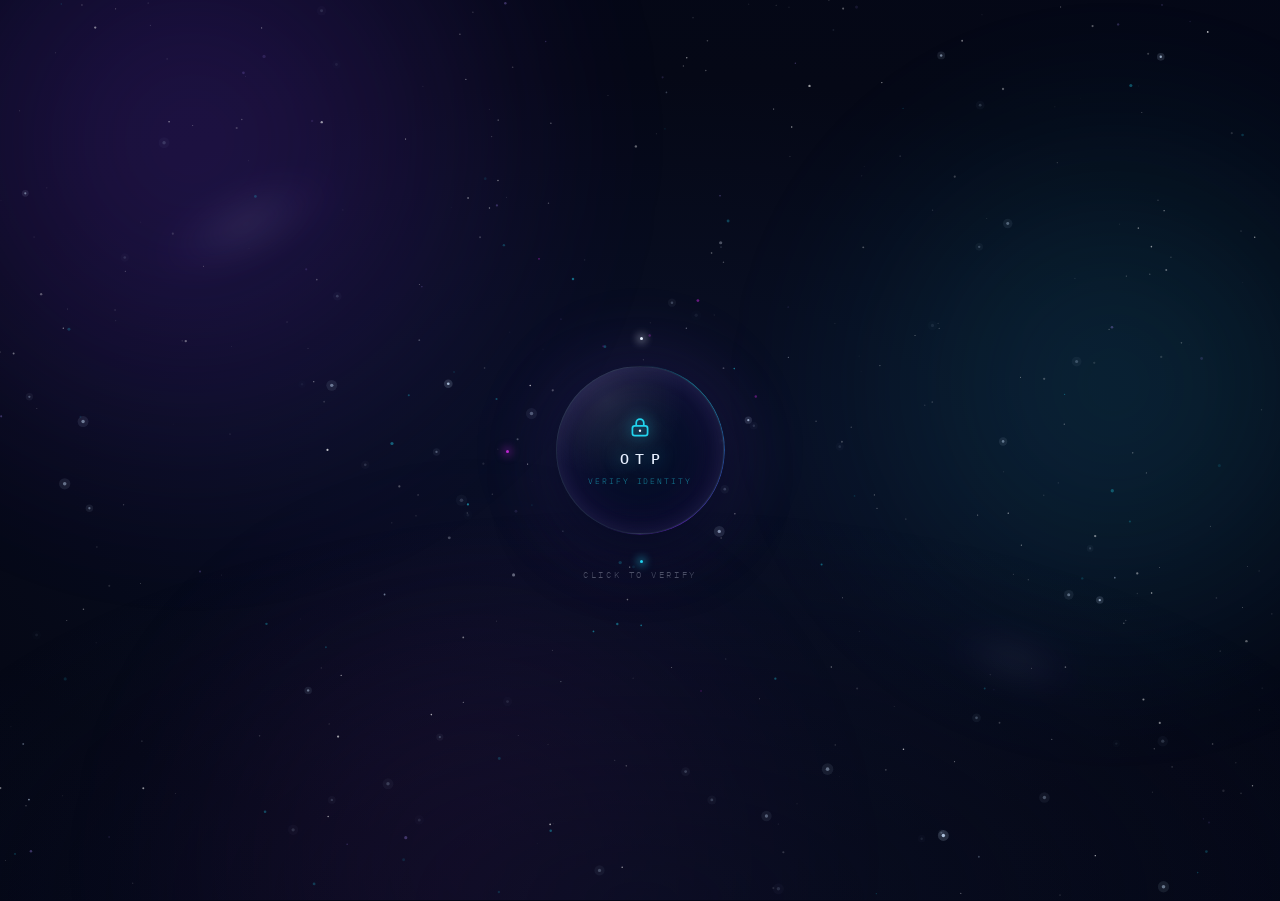
<file: projects/otp/otp-auth-flow.html>
<!doctype html>
<html lang="en">
<head>
<meta charset="UTF-8"/>
<meta name="viewport" content="width=device-width,initial-scale=1"/>
<title>Secure Verification</title>
<link rel="preconnect" href="https://fonts.googleapis.com">
<link rel="preconnect" href="https://fonts.gstatic.com" crossorigin>
<link href="https://fonts.googleapis.com/css2?family=Sora:wght@200;300;400;600&family=IBM+Plex+Mono:wght@300;400;500&display=swap" rel="stylesheet">
<style>
/* ============================================================
   TOKENS — palette fixed by the brief
   ============================================================ */
:root{
  --void:#020617;
  --deep:#050816;
  --panel:#0b1026;

  --cyan:#22d3ee;
  --blue:#3b82f6;
  --violet:#7c3aed;
  --magenta:#c026d3;
  --ok:#34e5b0;          /* neon green-cyan, success only */
  --bad:#fb7185;         /* controlled red-pink, error only */
  --star:#e8f0ff;

  --brd:rgba(180,215,255,.14);

  --ff-ui:'Sora',system-ui,-apple-system,sans-serif;
  --ff-mono:'IBM Plex Mono',ui-monospace,monospace;

  --ease:cubic-bezier(.16,1,.3,1);
  --spring:cubic-bezier(.34,1.56,.64,1);

  --sw:168px;            /* shell width  */
  --sh:168px;            /* shell height */
  --sr:50%;              /* shell radius */
}
*,*::before,*::after{box-sizing:border-box;margin:0;padding:0}
html,body{height:100%}
body{
  background:var(--void);
  color:var(--star);
  font-family:var(--ff-ui);
  overflow:hidden;
  -webkit-font-smoothing:antialiased;
}

/* ============================================================
   GALAXY — layered radials, never a flat gradient
   ============================================================ */
.sky{position:fixed;inset:0;z-index:0;overflow:hidden}
.sky__void{
  position:absolute;inset:0;
  background:radial-gradient(125% 95% at 50% 52%, #0a1128 0%, var(--deep) 46%, var(--void) 100%);
}
.neb{position:absolute;border-radius:50%;filter:blur(72px);opacity:.46;will-change:transform}
.neb--v{width:70vmax;height:70vmax;left:-20vmax;top:-24vmax;
  background:radial-gradient(circle,rgba(124,58,237,.55),transparent 66%);
  animation:d1 70s var(--ease) infinite alternate}
.neb--c{width:56vmax;height:56vmax;right:-15vmax;top:2vmax;
  background:radial-gradient(circle,rgba(34,211,238,.32),transparent 68%);
  animation:d2 86s var(--ease) infinite alternate}
.neb--m{width:62vmax;height:62vmax;left:6vmax;bottom:-28vmax;
  background:radial-gradient(circle,rgba(192,38,211,.3),transparent 66%);
  animation:d3 78s var(--ease) infinite alternate}
@keyframes d1{to{transform:translate3d(7vmax,5vmax,0) scale(1.15)}}
@keyframes d2{to{transform:translate3d(-6vmax,7vmax,0) scale(1.1)}}
@keyframes d3{to{transform:translate3d(5vmax,-6vmax,0) scale(1.13)}}

.galaxy{position:absolute;border-radius:50%;filter:blur(16px);opacity:.15;
  background:radial-gradient(ellipse,rgba(232,240,255,.8),rgba(124,58,237,.3) 42%,transparent 72%)}
.galaxy--1{width:210px;height:70px;left:11%;top:21%;transform:rotate(-24deg)}
.galaxy--2{width:150px;height:48px;right:15%;bottom:24%;transform:rotate(16deg)}

.fog{position:absolute;inset:0;pointer-events:none;
  background:radial-gradient(100% 70% at 50% 100%,rgba(11,16,38,.7),transparent 62%)}

#field{position:fixed;inset:0;z-index:1;pointer-events:none}

/* galaxy brightens once the system is unlocked */
.neb,.galaxy{transition:opacity 1.4s var(--ease)}
body.is-open .neb{opacity:.66}
body.is-open .galaxy{opacity:.22}

/* ============================================================
   STAGE + SHELL
   The bubble and the panel are the SAME element: it expands.
   Height is measured in JS so the morph is smooth at any content size.
   ============================================================ */
.stage{position:relative;z-index:2;height:100%;display:grid;place-items:center;padding:20px}

.shell{
  position:relative;
  width:var(--sw);height:var(--sh);
  border-radius:var(--sr);
  display:grid;place-items:center;
  cursor:pointer;
  transition:
    width  .85s var(--ease),
    height .85s var(--ease),
    border-radius .85s var(--ease),
    transform .5s var(--ease);
  -webkit-tap-highlight-color:transparent;
}
.shell.is-panel{cursor:default}

/* glass surface */
.glass{
  position:absolute;inset:0;border-radius:inherit;
  background:
    radial-gradient(circle at 30% 20%,rgba(255,255,255,.09),transparent 44%),
    linear-gradient(160deg,rgba(11,16,38,.72),rgba(2,6,23,.8));
  border:1px solid var(--brd);
  backdrop-filter:blur(16px) saturate(150%);
  -webkit-backdrop-filter:blur(16px) saturate(150%);
  box-shadow:
    inset 0 1px 20px rgba(180,215,255,.09),
    inset 0 0 50px rgba(124,58,237,.14),
    0 20px 60px rgba(2,6,23,.7);
  transition:box-shadow .6s var(--ease),border-color .6s var(--ease);
}

/* neon rim — rotating conic border */
.rim{
  position:absolute;inset:-1px;border-radius:inherit;padding:1px;pointer-events:none;
  background:conic-gradient(from var(--ra,0deg),
    transparent 0deg,var(--cyan) 46deg,var(--blue) 96deg,var(--violet) 150deg,transparent 210deg,transparent 360deg);
  -webkit-mask:linear-gradient(#000 0 0) content-box,linear-gradient(#000 0 0);
  -webkit-mask-composite:xor;
  mask:linear-gradient(#000 0 0) content-box,linear-gradient(#000 0 0);
  mask-composite:exclude;
  opacity:.5;
  animation:rot 9s linear infinite;
  transition:opacity .5s var(--ease);
}
@keyframes rot{to{--ra:360deg}}
@property --ra{syntax:'<angle>';inherits:false;initial-value:0deg}

/* outer bloom */
.bloom{
  position:absolute;inset:-34%;border-radius:50%;pointer-events:none;
  background:radial-gradient(circle,rgba(34,211,238,.2),rgba(124,58,237,.11) 38%,transparent 68%);
  filter:blur(24px);
  animation:breathe 6.5s ease-in-out infinite;
  transition:opacity .5s var(--ease);
}
@keyframes breathe{0%,100%{opacity:.6;transform:scale(1)}50%{opacity:1;transform:scale(1.06)}}

/* orbiting particles around the bubble */
.orb{position:absolute;inset:-16%;pointer-events:none;animation:rot2 26s linear infinite}
.orb--r{inset:-28%;animation-duration:44s;animation-direction:reverse}
.orb i{position:absolute;top:-2.5px;left:50%;width:3px;height:3px;border-radius:50%;
  background:var(--star);box-shadow:0 0 8px 2px rgba(232,240,255,.65)}
.orb i.b{top:auto;bottom:-2.5px;background:var(--cyan);box-shadow:0 0 9px 2px rgba(34,211,238,.7)}
.orb i.c{top:50%;left:-2.5px;background:var(--magenta);box-shadow:0 0 9px 2px rgba(192,38,211,.6)}
@keyframes rot2{to{transform:rotate(360deg)}}
.shell.is-panel .orb{opacity:.5;inset:-9%}

/* floating idle motion (bubble only) */
.shell:not(.is-panel){animation:float 7s ease-in-out infinite}
@keyframes float{0%,100%{transform:translateY(0)}50%{transform:translateY(-9px)}}

/* cursor ripple */
.ripple-l{
  position:absolute;inset:0;border-radius:inherit;pointer-events:none;opacity:0;
  background:radial-gradient(circle at var(--mx,50%) var(--my,50%),rgba(255,255,255,.14),transparent 30%);
  transition:opacity .4s var(--ease);
}
.shell:not(.is-panel):hover .ripple-l{opacity:1}

/* hover: glow up, scale, energy pulse */
.shell:not(.is-panel):hover{transform:scale(1.055)}
.shell:not(.is-panel):hover .rim{opacity:1;animation-duration:4s}
.shell:not(.is-panel):hover .bloom{opacity:1;inset:-42%}
.shell:not(.is-panel):hover .glass{box-shadow:
  inset 0 1px 26px rgba(180,215,255,.14),
  inset 0 0 70px rgba(34,211,238,.2),
  0 0 70px rgba(34,211,238,.3)}
.shell:focus-visible{outline:none}
.shell:focus-visible .rim{opacity:1;box-shadow:0 0 0 2px var(--cyan)}

/* ============================================================
   BUBBLE CONTENT
   ============================================================ */
.bubble{position:relative;z-index:3;text-align:center;pointer-events:none}
.bubble__lock{
  width:26px;height:26px;margin:0 auto 9px;display:block;
  fill:none;stroke:var(--cyan);stroke-width:1.6;
  filter:drop-shadow(0 0 8px rgba(34,211,238,.8));
  animation:lockpulse 3.4s ease-in-out infinite;
}
@keyframes lockpulse{0%,100%{opacity:.78}50%{opacity:1}}
.bubble__word{
  display:block;font-family:var(--ff-mono);font-size:15px;font-weight:500;
  letter-spacing:.42em;text-indent:.42em;color:var(--star);
  text-shadow:0 0 16px rgba(34,211,238,.5);
}
.bubble__sub{
  display:block;margin-top:8px;font-family:var(--ff-mono);
  font-size:7.5px;font-weight:300;letter-spacing:.26em;
  color:rgba(34,211,238,.6);text-transform:uppercase;
}
/* hint sits OUTSIDE the bubble so the bubble stays clean */
.tap-hint{
  position:absolute;left:50%;transform:translateX(-50%);
  bottom:-46px;
  font-family:var(--ff-mono);font-size:8.5px;font-weight:300;
  letter-spacing:.3em;color:rgba(232,240,255,.3);
  white-space:nowrap;pointer-events:none;
  transition:opacity .4s var(--ease),color .4s var(--ease);
}
.shell:hover .tap-hint{color:rgba(34,211,238,.7)}
.shell.is-panel .tap-hint,
.shell.is-panel .bubble{opacity:0;pointer-events:none;transition:opacity .3s}

/* ============================================================
   UNLOCK TRANSITION  (~1.4s)
   ============================================================ */
body.is-unlocking .shell{animation:unlock 1.4s var(--ease) forwards}
@keyframes unlock{
  0%{transform:scale(1)}
  16%{transform:scale(.86)}        /* shrink */
  30%{transform:scale(.82)}        /* charge */
  52%{transform:scale(1.05)}       /* expand */
  100%{transform:scale(1)}
}
body.is-unlocking .rim{opacity:1;animation-duration:1.1s}

.flash{
  position:fixed;inset:0;z-index:3;pointer-events:none;opacity:0;
  background:radial-gradient(circle at 50% 50%,rgba(255,255,255,.85),rgba(34,211,238,.4) 20%,transparent 52%);
}
body.is-unlocking .flash{animation:fl 1.4s var(--ease) forwards}
@keyframes fl{0%,18%{opacity:0}32%{opacity:.85}100%{opacity:0}}

.shock{
  position:fixed;top:50%;left:50%;z-index:3;pointer-events:none;
  width:140px;height:140px;margin:-70px 0 0 -70px;border-radius:50%;
  border:1px solid rgba(34,211,238,.55);opacity:0;
}
body.is-unlocking .shock{animation:sk 1.3s var(--ease) forwards}
body.is-unlocking .shock--2{animation-delay:.14s;border-color:rgba(124,58,237,.45)}
@keyframes sk{0%,20%{opacity:0;transform:scale(.5)}34%{opacity:.85}100%{opacity:0;transform:scale(11)}}

/* ============================================================
   SCREENS — stacked + cross-faded; shell height animates to fit
   ============================================================ */
.screens{position:absolute;inset:0;z-index:3;display:grid;place-items:center}
.screen{
  position:absolute;
  width:100%;padding:34px 30px;
  opacity:0;transform:translateY(10px);
  pointer-events:none;
  transition:opacity .5s var(--ease),transform .5s var(--ease);
}
.screen.is-live{opacity:1;transform:none;pointer-events:auto;transition-delay:.12s}

.eyebrow{
  font-family:var(--ff-mono);font-size:8px;font-weight:400;
  letter-spacing:.32em;color:rgba(34,211,238,.7);text-transform:uppercase;
  margin-bottom:11px;
}
.title{
  font-size:19px;font-weight:600;letter-spacing:-.01em;line-height:1.25;
  margin-bottom:8px;
}
.desc{
  font-size:12.5px;font-weight:200;line-height:1.55;
  color:rgba(232,240,255,.5);margin-bottom:22px;
}

/* ---- inputs ---- */
.label{
  display:block;font-family:var(--ff-mono);font-size:8px;font-weight:400;
  letter-spacing:.24em;color:rgba(34,211,238,.62);text-transform:uppercase;
  margin-bottom:7px;
}
.inbox{position:relative;border-radius:11px}
.inbox::before{
  content:'';position:absolute;inset:-1px;border-radius:12px;padding:1px;
  background:conic-gradient(from var(--ra2,0deg),transparent 0deg,var(--cyan) 40deg,var(--violet) 90deg,transparent 140deg);
  -webkit-mask:linear-gradient(#000 0 0) content-box,linear-gradient(#000 0 0);
  -webkit-mask-composite:xor;
  mask:linear-gradient(#000 0 0) content-box,linear-gradient(#000 0 0);
  mask-composite:exclude;
  opacity:0;transition:opacity .3s;pointer-events:none;
}
.inbox.lit::before{opacity:1;animation:rot3 2.6s linear infinite}
@keyframes rot3{to{--ra2:360deg}}
@property --ra2{syntax:'<angle>';inherits:false;initial-value:0deg}

.input{
  width:100%;padding:12px 14px;border-radius:11px;
  background:rgba(2,6,23,.45);border:1px solid var(--brd);
  color:var(--star);font-family:var(--ff-ui);font-size:13.5px;font-weight:300;
  transition:border-color .3s,box-shadow .3s,background .3s;
}
.input::placeholder{color:rgba(232,240,255,.24);font-weight:200}
.input:focus{
  outline:none;border-color:rgba(34,211,238,.5);background:rgba(2,6,23,.62);
  box-shadow:0 0 0 3px rgba(34,211,238,.08),inset 0 0 20px rgba(34,211,238,.06);
}

/* ---- primary button ---- */
.cta{
  position:relative;overflow:hidden;width:100%;margin-top:18px;
  padding:13px 18px;border-radius:12px;
  border:1px solid rgba(180,215,255,.2);
  background:linear-gradient(100deg,rgba(34,211,238,.92),rgba(59,130,246,.92) 44%,rgba(124,58,237,.94));
  background-size:190% 100%;
  color:#020617;font-family:var(--ff-mono);font-size:10.5px;font-weight:500;
  letter-spacing:.26em;text-indent:.26em;cursor:pointer;
  box-shadow:0 6px 24px rgba(34,211,238,.22),inset 0 1px 0 rgba(255,255,255,.32);
  transition:transform .3s var(--ease),box-shadow .3s,background-position .7s var(--ease),opacity .3s;
}
.cta:hover:not(:disabled){transform:scale(1.02);background-position:100% 0;
  box-shadow:0 10px 36px rgba(34,211,238,.4),inset 0 1px 0 rgba(255,255,255,.42)}
.cta:active:not(:disabled){transform:scale(.99)}
.cta:disabled{opacity:.4;cursor:not-allowed}
.cta:focus-visible{outline:2px solid var(--cyan);outline-offset:3px}
.cta::after{
  content:'';position:absolute;top:0;left:-60%;width:44%;height:100%;
  background:linear-gradient(100deg,transparent,rgba(255,255,255,.5),transparent);
  transform:skewX(-18deg);transition:left .8s var(--ease);
}
.cta:hover:not(:disabled)::after{left:120%}
.cta--ok{background:linear-gradient(100deg,var(--ok),rgba(34,211,238,.9));
  box-shadow:0 6px 26px rgba(52,229,176,.3),inset 0 1px 0 rgba(255,255,255,.34)}

.rip{position:absolute;border-radius:50%;pointer-events:none;
  background:radial-gradient(circle,rgba(255,255,255,.8),rgba(34,211,238,.3) 45%,transparent 70%);
  animation:rp .6s var(--ease) forwards}
@keyframes rp{0%{width:0;height:0;opacity:.9;transform:translate(-50%,-50%)}
  100%{width:300px;height:300px;opacity:0;transform:translate(-50%,-50%)}}

/* ============================================================
   OTP BOXES  ·  signature element
   A hardware-token readout: mono digits, scan line, TTL ring.
   ============================================================ */
.otp-row{display:flex;gap:8px;justify-content:space-between;margin-bottom:6px}
.otp-cell{
  position:relative;flex:1 1 0;min-width:0;
  aspect-ratio:3/4;
  border-radius:10px;
  background:rgba(2,6,23,.5);
  border:1px solid var(--brd);
  box-shadow:inset 0 2px 10px rgba(0,0,0,.5);
  transition:border-color .3s,box-shadow .3s,background .3s,transform .3s var(--spring);
}
.otp-cell input{
  position:absolute;inset:0;width:100%;height:100%;
  background:none;border:0;outline:none;
  text-align:center;
  font-family:var(--ff-mono);font-size:19px;font-weight:500;
  color:var(--star);
  caret-color:var(--cyan);
}
/* focused: bright rim, glow, animated energy line */
.otp-cell.on{
  border-color:rgba(34,211,238,.65);
  background:rgba(2,6,23,.66);
  box-shadow:0 0 0 3px rgba(34,211,238,.1),0 0 22px rgba(34,211,238,.3),inset 0 2px 10px rgba(0,0,0,.5);
}
.otp-cell.on::after{
  content:'';position:absolute;left:22%;right:22%;bottom:7px;height:1px;
  background:linear-gradient(90deg,transparent,var(--cyan),transparent);
  animation:scanline 1.5s ease-in-out infinite;
}
@keyframes scanline{0%,100%{opacity:.25;transform:scaleX(.5)}50%{opacity:1;transform:scaleX(1)}}
/* filled: cyan glow + digit pops in */
.otp-cell.filled{border-color:rgba(34,211,238,.4);box-shadow:0 0 16px rgba(34,211,238,.16),inset 0 2px 10px rgba(0,0,0,.5)}
.otp-cell.filled input{animation:pop .28s var(--spring)}
@keyframes pop{0%{transform:scale(.5);opacity:0}100%{transform:scale(1);opacity:1}}

/* error / success tinting of the whole row */
.otp-row.bad .otp-cell{border-color:rgba(251,113,133,.55);box-shadow:0 0 18px rgba(251,113,133,.2),inset 0 2px 10px rgba(0,0,0,.5)}
.otp-row.good .otp-cell{border-color:rgba(52,229,176,.55);box-shadow:0 0 20px rgba(52,229,176,.24),inset 0 2px 10px rgba(0,0,0,.5)}

/* verifying: sweep across the row */
.otp-row.scan{position:relative;overflow:hidden;border-radius:10px}
.otp-row.scan::before{
  content:'';position:absolute;top:0;bottom:0;width:36%;z-index:5;pointer-events:none;
  background:linear-gradient(90deg,transparent,rgba(34,211,238,.22),transparent);
  animation:sweep 1.05s linear infinite;
}
@keyframes sweep{0%{left:-40%}100%{left:104%}}

/* container shake — deliberately small */
.shake{animation:sh .42s cubic-bezier(.36,.07,.19,.97)}
@keyframes sh{
  10%,90%{transform:translateX(-2px)}
  20%,80%{transform:translateX(3px)}
  30%,50%,70%{transform:translateX(-4px)}
  40%,60%{transform:translateX(4px)}
}

/* holographic verification ring around the panel */
.vring{
  position:absolute;inset:-14px;border-radius:calc(var(--sr) + 14px);
  pointer-events:none;opacity:0;
  border:1px solid rgba(34,211,238,.35);
  transition:opacity .4s var(--ease);
}
.vring::before{
  content:'';position:absolute;inset:-10px;border-radius:inherit;
  border:1px solid rgba(124,58,237,.2);
}
body.is-verifying .vring{opacity:1;animation:vr 1.6s var(--ease) infinite}
@keyframes vr{0%{transform:scale(.99);opacity:.5}50%{opacity:1}100%{transform:scale(1.015);opacity:.5}}

/* ============================================================
   STATUS BANNER  (sending / sent / verifying / error / expired / blocked)
   ============================================================ */
.status{
  display:flex;align-items:center;gap:9px;
  min-height:20px;margin-top:14px;
  font-family:var(--ff-mono);font-size:9.5px;font-weight:400;
  letter-spacing:.11em;
  color:rgba(232,240,255,.5);
  opacity:0;transition:opacity .35s var(--ease),color .35s var(--ease);
}
.status.show{opacity:1}
.status.info{color:rgba(34,211,238,.85)}
.status.ok{color:var(--ok)}
.status.bad{color:var(--bad)}
.status__sub{
  display:block;margin-top:5px;
  font-family:var(--ff-ui);font-size:11px;font-weight:200;letter-spacing:0;
  color:rgba(232,240,255,.42);
}
.spin{
  flex:0 0 auto;width:12px;height:12px;border-radius:50%;
  border:1.5px solid rgba(34,211,238,.22);border-top-color:var(--cyan);
  animation:sp .7s linear infinite;
}
@keyframes sp{to{transform:rotate(360deg)}}
.status:not(.busy) .spin{display:none}

/* ---- resend row ---- */
.resend{
  margin-top:16px;text-align:center;
  font-size:11px;font-weight:200;color:rgba(232,240,255,.38);
}
.resend button{
  background:none;border:0;padding:0;margin-left:6px;
  font-family:var(--ff-mono);font-size:9.5px;letter-spacing:.14em;
  color:var(--cyan);cursor:pointer;transition:text-shadow .3s,opacity .3s;
}
.resend button:hover:not(:disabled){text-shadow:0 0 12px rgba(34,211,238,.8)}
.resend button:disabled{color:rgba(232,240,255,.28);cursor:not-allowed}
.resend button:focus-visible{outline:1px solid var(--cyan);outline-offset:3px;border-radius:2px}

/* ============================================================
   SUCCESS
   ============================================================ */
.success{text-align:center}
.check-wrap{position:relative;width:78px;height:78px;margin:0 auto 20px}
.check-ring{
  position:absolute;inset:0;border-radius:50%;
  border:1.5px solid rgba(52,229,176,.5);
  box-shadow:0 0 30px rgba(52,229,176,.35),inset 0 0 24px rgba(52,229,176,.14);
  animation:ringIn .7s var(--spring) forwards;
}
@keyframes ringIn{0%{transform:scale(.4);opacity:0}100%{transform:scale(1);opacity:1}}
.check-ring--echo{
  border-color:rgba(52,229,176,.3);
  animation:echo 1.5s var(--ease) .35s infinite;
}
@keyframes echo{0%{transform:scale(1);opacity:.6}100%{transform:scale(1.5);opacity:0}}
.check-svg{position:absolute;inset:0;width:100%;height:100%}
.check-svg path{
  fill:none;stroke:var(--ok);stroke-width:2.6;stroke-linecap:round;stroke-linejoin:round;
  stroke-dasharray:40;stroke-dashoffset:40;
  filter:drop-shadow(0 0 6px rgba(52,229,176,.9));
  animation:draw .55s var(--ease) .34s forwards;
}
@keyframes draw{to{stroke-dashoffset:0}}
body.is-success .glass{border-color:rgba(52,229,176,.28);
  box-shadow:inset 0 1px 22px rgba(52,229,176,.1),inset 0 0 60px rgba(52,229,176,.1),0 0 70px rgba(52,229,176,.16)}
body.is-success .rim{background:conic-gradient(from var(--ra,0deg),transparent 0deg,var(--ok) 50deg,rgba(34,211,238,.8) 110deg,transparent 180deg)}

/* ============================================================
   RESPONSIVE
   ============================================================ */
@media (max-width:520px){
  .screen{padding:28px 20px}
  .title{font-size:17px}
  .otp-row{gap:6px}
  /* keep cells comfortably tappable */
  .otp-cell{aspect-ratio:auto;height:52px}
  .otp-cell input{font-size:17px}
  .orb--r{display:none}
  .neb{filter:blur(54px)}
  .tap-hint{bottom:-40px}
}
@media (max-width:360px){
  .otp-row{gap:4px}
  .otp-cell input{font-size:15px}
}

/* ============================================================
   REDUCED MOTION
   ============================================================ */
@media (prefers-reduced-motion:reduce){
  *,*::before,*::after{
    animation-duration:.01ms!important;animation-iteration-count:1!important;
    transition-duration:.18s!important;
  }
  .neb,.rim,.bloom,.orb,.shell:not(.is-panel){animation:none!important}
  .shell:not(.is-panel):hover{transform:none}
}
.sr{position:absolute;width:1px;height:1px;overflow:hidden;clip:rect(0 0 0 0);white-space:nowrap}
</style>
</head>
<body>

<div class="sky" aria-hidden="true">
  <div class="sky__void"></div>
  <div class="neb neb--v"></div><div class="neb neb--c"></div><div class="neb neb--m"></div>
  <div class="galaxy galaxy--1"></div><div class="galaxy galaxy--2"></div>
  <div class="fog"></div>
</div>
<canvas id="field" aria-hidden="true"></canvas>

<div class="flash" aria-hidden="true"></div>
<div class="shock shock--1" aria-hidden="true"></div>
<div class="shock shock--2" aria-hidden="true"></div>

<main class="stage">
  <div class="shell" id="shell" role="button" tabindex="0" aria-label="Open secure verification">

    <span class="bloom" aria-hidden="true"></span>
    <span class="glass" aria-hidden="true"></span>
    <span class="rim" aria-hidden="true"></span>
    <span class="vring" aria-hidden="true"></span>
    <span class="ripple-l" id="ripple" aria-hidden="true"></span>
    <span class="orb" aria-hidden="true"><i></i><i class="b"></i></span>
    <span class="orb orb--r" aria-hidden="true"><i class="c"></i></span>

    <!-- ===== INITIAL BUBBLE ===== -->
    <span class="bubble" id="bubble">
      <svg class="bubble__lock" viewBox="0 0 24 24" aria-hidden="true">
        <rect x="5" y="11" width="14" height="9" rx="2.2"/>
        <path d="M8.5 11V8.2a3.5 3.5 0 017 0V11"/>
        <circle cx="12" cy="15.4" r="1.1" fill="currentColor" stroke="none"/>
      </svg>
      <span class="bubble__word">OTP</span>
      <span class="bubble__sub">Verify Identity</span>
    </span>
    <span class="tap-hint" id="tapHint">CLICK TO VERIFY</span>

    <!-- ===== SCREENS ===== -->
    <div class="screens">

      <!-- SEND -->
      <section class="screen" id="scr-send" aria-hidden="true">
        <p class="eyebrow">Secure channel</p>
        <h1 class="title">Verify Your Identity</h1>
        <p class="desc">Enter your email or mobile number to receive a secure OTP.</p>

        <label class="label" for="contact">Email / Mobile Number</label>
        <div class="inbox" id="contactBox">
          <input class="input" id="contact" type="text" inputmode="email"
                 autocomplete="email" placeholder="you@example.com or +91 98765 43210">
        </div>

        <button class="cta" id="btnSend" type="button" data-rip>SEND OTP</button>
        <div class="status" id="sendStatus"><span class="spin"></span><span id="sendMsg"></span></div>
      </section>

      <!-- OTP -->
      <section class="screen" id="scr-otp" aria-hidden="true">
        <p class="eyebrow">Step 2 of 2</p>
        <h1 class="title">Enter Verification Code</h1>
        <p class="desc" id="otpDesc">Enter the 6-digit code sent to your registered contact.</p>

        <div class="otp-row" id="otpRow" role="group" aria-label="6-digit verification code"></div>

        <div class="status" id="otpStatus"><span class="spin"></span><span id="otpMsg"></span></div>

        <button class="cta" id="btnVerify" type="button" data-rip disabled>VERIFY OTP</button>

        <p class="resend">
          <span id="resendLead">Didn't receive the code?</span>
          <button id="btnResend" type="button" disabled>Resend available in 30s</button>
        </p>
      </section>

      <!-- SUCCESS -->
      <section class="screen" id="scr-success" aria-hidden="true">
        <div class="success">
          <div class="check-wrap">
            <span class="check-ring"></span>
            <span class="check-ring check-ring--echo"></span>
            <svg class="check-svg" viewBox="0 0 78 78" aria-hidden="true">
              <path d="M25 40.5l9.5 9.5L54 30"/>
            </svg>
          </div>
          <h1 class="title">Verification Successful</h1>
          <p class="desc">Your identity has been successfully verified.</p>
          <button class="cta cta--ok" id="btnContinue" type="button" data-rip>CONTINUE</button>
        </div>
      </section>

    </div>
  </div>
</main>

<div class="sr" role="status" aria-live="polite" id="live"></div>

<script>
(() => {
'use strict';

/* ============================================================
   MOCK API — replace these three with real calls.
   Demo rule: 123456 verifies, anything else is rejected.
   ============================================================ */
const DEMO_CODE = '123456';
const OTP_TTL_MS = 60000;        // code lifetime
const RESEND_SEC = 30;
const MAX_ATTEMPTS = 3;

console.log('%c[demo] verification code is ' + DEMO_CODE,
            'color:#22d3ee;font-family:monospace');

/** POST /auth/otp/send  → { ok, channel } */
function sendOtp(contact){
  return new Promise(res => setTimeout(() => res({ ok:true, contact }), 1200));
}
/** POST /auth/otp/verify → { ok, reason } */
function verifyOtp(code){
  return new Promise(res => setTimeout(() => {
    res(code === DEMO_CODE ? { ok:true } : { ok:false, reason:'INVALID' });
  }, 1400));
}
/** POST /auth/otp/resend → { ok } */
function resendOtp(contact){
  return new Promise(res => setTimeout(() => res({ ok:true }), 1000));
}

/* ============================================================
   STATE MACHINE
   ============================================================ */
const ST = {
  INITIAL:'OTP_INITIAL', SEND:'OTP_SEND', SENDING:'OTP_SENDING', SENT:'OTP_SENT',
  VALIDATE:'OTP_VALIDATE', VERIFYING:'OTP_VERIFYING', SUCCESS:'OTP_SUCCESS',
  ERROR:'OTP_ERROR', EXPIRED:'OTP_EXPIRED', BLOCKED:'OTP_BLOCKED'
};
let state = ST.INITIAL;
let contactValue = '';
let attempts = 0;
let ttlTimer = null, resendTimer = null;

const reduced = matchMedia('(prefers-reduced-motion: reduce)').matches;

const $ = id => document.getElementById(id);
const shell = $('shell'), live = $('live');
const screens = { send:$('scr-send'), otp:$('scr-otp'), success:$('scr-success') };

/* which screen each state renders on */
const screenFor = s => ({
  [ST.SEND]:'send', [ST.SENDING]:'send',
  [ST.SENT]:'otp', [ST.VALIDATE]:'otp', [ST.VERIFYING]:'otp',
  [ST.ERROR]:'otp', [ST.EXPIRED]:'otp', [ST.BLOCKED]:'otp',
  [ST.SUCCESS]:'success'
}[s]);

/* ---- shell sizing: measure the live screen so the morph is exact ---- */
const PANEL_W = () => Math.min(innerWidth - 40, 430);

function fitShell(name){
  const el = screens[name];
  if (!el) return;
  const prev = el.style.cssText;
  el.style.cssText = prev + ';opacity:0;position:absolute;pointer-events:none;display:block';
  const h = el.scrollHeight;
  el.style.cssText = prev;
  shell.style.setProperty('--sw', PANEL_W()+'px');
  shell.style.setProperty('--sh', h+'px');
  shell.style.setProperty('--sr', '28px');
}

function showScreen(name){
  for (const [k,el] of Object.entries(screens)){
    const on = k===name;
    el.classList.toggle('is-live', on);
    el.setAttribute('aria-hidden', String(!on));
  }
  fitShell(name);
}

function say(msg){ live.textContent = msg; }

/* ============================================================
   TRANSITION TO STATE
   ============================================================ */
function go(next){
  state = next;
  document.body.classList.toggle('is-verifying', next===ST.VERIFYING);
  document.body.classList.toggle('is-success', next===ST.SUCCESS);

  const scr = screenFor(next);
  if (scr) showScreen(scr);

  switch(next){
    case ST.SEND:
      status($('sendStatus'), $('sendMsg'), '', '');
      $('btnSend').disabled = false;
      setTimeout(() => $('contact').focus({preventScroll:true}), 380);
      break;

    case ST.SENDING:
      $('btnSend').disabled = true;
      status($('sendStatus'), $('sendMsg'), 'Sending verification code…', 'info', true);
      say('Sending verification code');
      break;

    case ST.SENT:
      status($('otpStatus'), $('otpMsg'),
        'Verification code sent'
        + '<span class="status__sub">We sent a 6-digit code to ' + mask(contactValue) + '</span>',
        'ok');
      $('otpDesc').textContent = 'Enter the 6-digit code sent to ' + mask(contactValue) + '.';
      fitShell('otp');
      say('Verification code sent');
      setTimeout(() => go(ST.VALIDATE), 700);
      break;

    case ST.VALIDATE:
      row.classList.remove('bad','good','scan');
      cells.forEach(c => { c.input.disabled = false; });
      cells[0].input.focus({preventScroll:true});
      startTtl();
      startResend();
      break;

    case ST.VERIFYING:
      row.classList.add('scan');
      row.classList.remove('bad','good');
      cells.forEach(c => c.input.disabled = true);
      $('btnVerify').disabled = true;
      status($('otpStatus'), $('otpMsg'), 'Verifying code…', 'info', true);
      say('Verifying code');
      break;

    case ST.SUCCESS:
      stopTtl(); stopResend();
      burst();
      say('Verification successful');
      setTimeout(() => $('btnContinue').focus({preventScroll:true}), 700);
      break;

    case ST.ERROR:
      row.classList.remove('scan');
      row.classList.add('bad');
      shake();
      status($('otpStatus'), $('otpMsg'),
        'Invalid verification code'
        + '<span class="status__sub">Please enter the correct verification code.</span>',
        'bad');
      cells.forEach(c => { c.input.disabled = false; c.input.value=''; c.el.classList.remove('filled'); });
      $('btnVerify').disabled = true;
      cells[0].input.focus({preventScroll:true});
      fitShell('otp');
      say('Invalid verification code');
      break;

    case ST.EXPIRED:
      stopTtl();
      row.classList.remove('scan','good');
      cells.forEach(c => { c.input.disabled = true; });
      status($('otpStatus'), $('otpMsg'),
        'Code expired'
        + '<span class="status__sub">Your verification code has expired.</span>',
        'bad');
      $('btnVerify').disabled = true;
      /* expiry always makes resend available - otherwise the user is stuck */
      stopResend();
      $('btnResend').disabled = false;
      $('btnResend').textContent = 'Resend OTP';
      fitShell('otp');
      say('Code expired');
      break;

    case ST.BLOCKED:
      stopTtl(); stopResend();
      row.classList.remove('scan');
      cells.forEach(c => { c.input.disabled = true; });
      status($('otpStatus'), $('otpMsg'),
        'Too many attempts'
        + '<span class="status__sub">Please try again later.</span>',
        'bad');
      $('btnVerify').disabled = true;
      $('btnResend').disabled = true;
      $('btnResend').textContent = 'Locked';
      fitShell('otp');
      say('Too many attempts. Please try again later.');
      break;
  }
}

function status(box, msgEl, html, tone, busy){
  msgEl.innerHTML = html;
  box.className = 'status' + (html ? ' show' : '') + (tone ? ' '+tone : '') + (busy ? ' busy' : '');
}

/* never render the full contact back to the user */
function mask(v){
  v = (v||'').trim();
  if (v.includes('@')){
    const [u,d] = v.split('@');
    return (u.slice(0,2) || '••') + '•••@' + d;
  }
  const digits = v.replace(/\D/g,'');
  const last = digits.slice(-4) || '••••';
  const cc = digits.length > 10 ? '+'+digits.slice(0, digits.length-10)+' ' : '+91 ';
  return cc + '••••••' + last;
}

/* ============================================================
   UNLOCK
   ============================================================ */
let opened = false;

shell.addEventListener('pointermove', e => {
  if (opened) return;
  const r = shell.getBoundingClientRect();
  $('ripple').style.setProperty('--mx', ((e.clientX-r.left)/r.width*100)+'%');
  $('ripple').style.setProperty('--my', ((e.clientY-r.top)/r.height*100)+'%');
});

function unlock(){
  if (opened) return;
  opened = true;
  shell.removeAttribute('role');
  shell.removeAttribute('tabindex');
  shell.setAttribute('aria-label','Secure verification');

  if (reduced){
    shell.classList.add('is-panel');
    document.body.classList.add('is-open');
    go(ST.SEND);
    return;
  }

  document.body.classList.add('is-unlocking');
  pullIn(46);                       /* galaxy particles rush the centre */

  setTimeout(() => {
    shell.classList.add('is-panel');
    document.body.classList.add('is-open');
    go(ST.SEND);
  }, 520);

  setTimeout(() => document.body.classList.remove('is-unlocking'), 1400);
}

shell.addEventListener('click', e => {
  if (opened || e.target.closest('.screens')) return;
  unlock();
});
shell.addEventListener('keydown', e => {
  if (opened) return;
  if (e.key==='Enter' || e.key===' '){ e.preventDefault(); unlock(); }
});

/* ============================================================
   OTP INPUTS — 6 cells
   ============================================================ */
const row = $('otpRow');
const cells = [];
const LEN = 6;

for (let i=0;i<LEN;i++){
  const el = document.createElement('div');
  el.className = 'otp-cell';
  const input = document.createElement('input');
  input.type = 'text';
  input.inputMode = 'numeric';
  input.autocomplete = i===0 ? 'one-time-code' : 'off';
  input.maxLength = 1;
  input.setAttribute('aria-label', `Digit ${i+1} of ${LEN}`);
  el.appendChild(input);
  row.appendChild(el);
  cells.push({ el, input });
}

const code = () => cells.map(c => c.input.value).join('');
const complete = () => code().length === LEN && /^\d{6}$/.test(code());

function refresh(){
  cells.forEach(c => c.el.classList.toggle('filled', c.input.value !== ''));
  $('btnVerify').disabled = !complete() || state===ST.BLOCKED || state===ST.EXPIRED;
}

cells.forEach((c, i) => {
  c.input.addEventListener('focus', () => c.el.classList.add('on'));
  c.input.addEventListener('blur',  () => c.el.classList.remove('on'));

  /* numeric only, auto-advance */
  c.input.addEventListener('input', () => {
    const clean = c.input.value.replace(/\D/g,'');
    c.input.value = clean.slice(-1);
    refresh();
    if (c.input.value && i < LEN-1) cells[i+1].input.focus();
    /* auto-submit once the code is complete */
    if (complete() && state===ST.VALIDATE) submit();
  });

  c.input.addEventListener('keydown', e => {
    if (e.key === 'Backspace'){
      if (!c.input.value && i > 0){
        e.preventDefault();
        cells[i-1].input.value = '';
        cells[i-1].el.classList.remove('filled');
        cells[i-1].input.focus();
        refresh();
      }
    } else if (e.key === 'ArrowLeft' && i > 0){
      e.preventDefault(); cells[i-1].input.focus();
    } else if (e.key === 'ArrowRight' && i < LEN-1){
      e.preventDefault(); cells[i+1].input.focus();
    } else if (e.key === 'Enter' && complete()){
      e.preventDefault(); submit();
    }
  });

  /* paste the whole code into any cell */
  c.input.addEventListener('paste', e => {
    e.preventDefault();
    const digits = (e.clipboardData.getData('text')||'').replace(/\D/g,'').slice(0, LEN);
    if (!digits) return;
    digits.split('').forEach((d, k) => { if (cells[k]) cells[k].input.value = d; });
    refresh();
    const next = Math.min(digits.length, LEN-1);
    cells[next].input.focus();
    if (complete() && state===ST.VALIDATE) submit();
  });
});

/* ============================================================
   TIMERS
   ============================================================ */
function startTtl(){
  stopTtl();
  ttlTimer = setTimeout(() => {
    if (state===ST.VALIDATE || state===ST.ERROR) go(ST.EXPIRED);
  }, OTP_TTL_MS);
}
function stopTtl(){ clearTimeout(ttlTimer); ttlTimer = null; }

function startResend(){
  stopResend();
  let left = RESEND_SEC;
  const btn = $('btnResend');
  btn.disabled = true;
  btn.textContent = `Resend available in ${left}s`;
  resendTimer = setInterval(() => {
    left--;
    if (left <= 0){
      stopResend();
      btn.disabled = false;
      btn.textContent = 'Resend OTP';
    } else {
      btn.textContent = `Resend available in ${left}s`;
    }
  }, 1000);
}
function stopResend(){ clearInterval(resendTimer); resendTimer = null; }

/* ============================================================
   ACTIONS
   ============================================================ */
$('btnSend').addEventListener('click', async () => {
  const v = $('contact').value.trim();
  if (!v){
    status($('sendStatus'), $('sendMsg'), 'Enter an email or mobile number to continue.', 'bad');
    $('contact').focus();
    fitShell('send');
    return;
  }
  contactValue = v;
  go(ST.SENDING);
  const res = await sendOtp(v);
  if (res.ok){ attempts = 0; go(ST.SENT); }
  else {
    status($('sendStatus'), $('sendMsg'), 'Could not send the code. Try again.', 'bad');
    $('btnSend').disabled = false;
  }
});

$('contact').addEventListener('keydown', e => { if (e.key==='Enter') $('btnSend').click(); });

async function submit(){
  if (state===ST.VERIFYING || state===ST.BLOCKED || state===ST.EXPIRED) return;
  go(ST.VERIFYING);

  const res = await verifyOtp(code());

  if (res.ok){
    row.classList.remove('scan');
    row.classList.add('good');
    status($('otpStatus'), $('otpMsg'), 'Code verified', 'ok');
    setTimeout(() => go(ST.SUCCESS), 520);
    return;
  }

  attempts++;
  /* cap validation attempts - never allow unlimited guessing */
  if (attempts >= MAX_ATTEMPTS) go(ST.BLOCKED);
  else go(ST.ERROR);
}

$('btnVerify').addEventListener('click', submit);

$('btnResend').addEventListener('click', async () => {
  const btn = $('btnResend');
  if (btn.disabled) return;
  btn.disabled = true;
  status($('otpStatus'), $('otpMsg'), 'Sending a new code…', 'info', true);

  const res = await resendOtp(contactValue);
  if (!res.ok){
    status($('otpStatus'), $('otpMsg'), 'Could not resend. Try again.', 'bad');
    btn.disabled = false;
    return;
  }

  cells.forEach(c => { c.input.value=''; c.input.disabled=false; c.el.classList.remove('filled'); });
  row.classList.remove('bad','good','scan');
  refresh();
  status($('otpStatus'), $('otpMsg'), 'Code sent again.', 'ok');
  state = ST.VALIDATE;
  cells[0].input.focus({preventScroll:true});
  startTtl();
  startResend();
  fitShell('otp');
  say('Code sent again');
});

$('btnContinue').addEventListener('click', () => {
  /* hand off to your app here (route, session, redirect...) */
  say('Continuing');
  console.log('[demo] CONTINUE — wire this to your post-auth route');
});

/* ripples */
document.querySelectorAll('[data-rip]').forEach(btn => {
  btn.addEventListener('click', e => {
    if (reduced || btn.disabled) return;
    const r = btn.getBoundingClientRect();
    const s = document.createElement('span');
    s.className = 'rip';
    s.style.left = (e.clientX-r.left)+'px';
    s.style.top  = (e.clientY-r.top)+'px';
    btn.appendChild(s);
    setTimeout(() => s.remove(), 620);
  });
});

function shake(){
  if (reduced) return;
  shell.classList.remove('shake');
  void shell.offsetWidth;
  shell.classList.add('shake');
  setTimeout(() => shell.classList.remove('shake'), 460);
}

addEventListener('resize', () => {
  if (!opened) return;
  const scr = screenFor(state);
  if (scr) fitShell(scr);
}, {passive:true});

/* ============================================================
   CANVAS — stars, dust, infall, success burst
   ============================================================ */
const cv = $('field'), ctx = cv.getContext('2d', {alpha:true});
let W=0,H=0,cx=0,cy=0, stars=[], dust=[], pull=[], spark=[], raf=null, t=0, mx=0, my=0;

function density(){
  if (innerWidth<640) return {s:120,d:22};
  if (innerWidth<1024) return {s:230,d:40};
  return {s:Math.min(480, Math.round(innerWidth*innerHeight/3400)), d:64};
}
function build(){
  const d = density();
  stars = Array.from({length:d.s}, () => {
    const layer = Math.random()<.6 ? 0 : (Math.random()<.6 ? 1 : 2);
    return { x:Math.random()*W, y:Math.random()*H,
      r:(layer===2?1.4:layer===1?.95:.65)*(.6+Math.random()*.7),
      a:.22+Math.random()*.6, tw:Math.random()*6.28, ts:.006+Math.random()*.015, layer };
  });
  dust = Array.from({length:d.d}, () => ({
    x:Math.random()*W, y:Math.random()*H, r:.5+Math.random()*1.2,
    vx:(Math.random()-.5)*.08, vy:(Math.random()-.5)*.08,
    a:.1+Math.random()*.28,
    hue:Math.random()<.5?'34,211,238':'167,139,250' }));
  pullIn(innerWidth<640?14:28);
}
function pullIn(n){
  const R = Math.max(shell.offsetWidth, 168)/2;
  for (let i=0;i<n;i++){
    const ang = Math.random()*6.28, max = R*3;
    pull.push({ ang, rad:R*(1.3+Math.random()*1.7),
      spin:(.0016+Math.random()*.004)*(Math.random()<.5?1:-1),
      pull:.05+Math.random()*.15, r:.5+Math.random()*1.1,
      a:.22+Math.random()*.5,
      hue:Math.random()<.45?'34,211,238':(Math.random()<.5?'232,240,255':'192,38,211'),
      max });
  }
}
/* success particle explosion */
function burst(){
  if (reduced) return;
  for (let i=0;i<70;i++){
    const ang = Math.random()*6.28, sp = 1.4+Math.random()*4.4;
    spark.push({ x:cx, y:cy, vx:Math.cos(ang)*sp, vy:Math.sin(ang)*sp,
      r:.7+Math.random()*1.7, life:1 });
  }
}
function resize(){
  const dpr = Math.min(devicePixelRatio||1, 2);
  W=innerWidth; H=innerHeight; cx=W/2; cy=H/2;
  cv.width=W*dpr; cv.height=H*dpr;
  cv.style.width=W+'px'; cv.style.height=H+'px';
  ctx.setTransform(dpr,0,0,dpr,0,0);
  pull.length=0; build();
}
function draw(){
  t++;
  ctx.clearRect(0,0,W,H);
  const px=(mx-cx)*.005, py=(my-cy)*.005;

  for (const s of stars){
    s.tw+=s.ts;
    const o=s.layer+1, a=s.a*(.6+.4*Math.sin(s.tw));
    ctx.globalAlpha=a; ctx.fillStyle=s.layer===2?'rgba(205,228,255,1)':'#fff';
    ctx.beginPath(); ctx.arc(s.x+px*o, s.y+py*o, s.r, 0, 6.283); ctx.fill();
    if (s.layer===2 && s.r>1){
      ctx.globalAlpha=a*.2;
      ctx.beginPath(); ctx.arc(s.x+px*o, s.y+py*o, s.r*3.2, 0, 6.283); ctx.fill();
    }
  }
  for (const d of dust){
    d.x+=d.vx; d.y+=d.vy;
    if(d.x<0)d.x=W; if(d.x>W)d.x=0; if(d.y<0)d.y=H; if(d.y>H)d.y=0;
    ctx.globalAlpha=d.a; ctx.fillStyle=`rgba(${d.hue},1)`;
    ctx.beginPath(); ctx.arc(d.x,d.y,d.r,0,6.283); ctx.fill();
  }
  const fast = document.body.classList.contains('is-unlocking') ? 3.4 : 1;
  for (const p of pull){
    p.ang += p.spin*fast; p.rad -= p.pull*fast;
    if (p.rad < 40){ p.rad = p.max*(.72+Math.random()*.28); p.ang = Math.random()*6.28; }
    const x=cx+Math.cos(p.ang)*p.rad, y=cy+Math.sin(p.ang)*p.rad;
    ctx.globalAlpha=p.a*(1-Math.min(1,p.rad/(p.max*.9))*.3);
    ctx.fillStyle=`rgba(${p.hue},1)`;
    ctx.beginPath(); ctx.arc(x,y,p.r,0,6.283); ctx.fill();
  }
  for (const s of spark){
    s.x+=s.vx; s.y+=s.vy; s.vx*=.975; s.vy*=.975; s.life-=.014;
    ctx.globalAlpha=Math.max(0,s.life);
    ctx.fillStyle='rgba(52,229,176,1)';
    ctx.beginPath(); ctx.arc(s.x,s.y,s.r,0,6.283); ctx.fill();
  }
  spark = spark.filter(s => s.life > 0);

  ctx.globalAlpha=1;
  raf = requestAnimationFrame(draw);
}
function drawStatic(){
  ctx.clearRect(0,0,W,H);
  for (const s of stars){ ctx.globalAlpha=s.a; ctx.fillStyle='#fff';
    ctx.beginPath(); ctx.arc(s.x,s.y,s.r,0,6.283); ctx.fill(); }
  ctx.globalAlpha=1;
}
addEventListener('pointermove', e => { mx=e.clientX; my=e.clientY; }, {passive:true});
addEventListener('resize', () => { resize(); if(reduced) drawStatic(); }, {passive:true});
document.addEventListener('visibilitychange', () => {
  if (reduced) return;
  if (document.hidden){ cancelAnimationFrame(raf); raf=null; }
  else if (!raf) raf = requestAnimationFrame(draw);
});
resize();
if (reduced) drawStatic(); else raf = requestAnimationFrame(draw);
})();
</script>
</body>
</html>
</file>
<file: projects/login-yellow-design/style.css>
/* ==========================================================================
   Animated Login / Sign Up  ·  stylesheet
   Sections: 1 tokens · 2 base · 3 ambient · 4 ring · 5 card+panels
             6 fields · 7 buttons · 8 social+footer · 9 motion prefs
   ========================================================================== */

/* 1 ── design tokens ───────────────────────────────────────────────────── */
@property --ang { syntax:'<angle>'; initial-value:0deg; inherits:false; }

:root{
  /* surface */
  --navy-800:#222c40;      /* page */
  --navy-700:#263145;      /* card surface / button notch */
  --navy-600:#2b3752;      /* input fill */
  /* text */
  --ink-100:#e7ebf2;
  --ink-300:#aeb7c6;
  --ink-500:#8791a3;
  /* accent */
  --amber:#f5a623;
  --amber-hi:#ffc250;
  --glow:255,158,26;       /* rgb triplet, used inside rgba() */
  --blue:64,132,255;
  /* motion */
  --loop:8s;               /* master ambient cycle */
  --ease:cubic-bezier(.22,.9,.28,1);
}

/* 2 ── base ────────────────────────────────────────────────────────────── */
*{ box-sizing:border-box; margin:0; padding:0 }
html,body{ height:100% }

body{
  background:var(--navy-800);
  font-family:'Quicksand',ui-rounded,'Segoe UI',system-ui,sans-serif;
  color:var(--ink-100);
  display:grid;
  place-items:center;
  overflow:hidden;
  -webkit-font-smoothing:antialiased;
}

/* 3 ── ambient lighting ────────────────────────────────────────────────── */
.amb{ position:fixed; inset:-20%; pointer-events:none; z-index:0 }
.amb i{ position:absolute; display:block; border-radius:50%; filter:blur(90px); opacity:.5 }

.amb .b1{
  width:52vw; height:52vw; left:6%; top:8%;
  background:radial-gradient(circle,rgba(var(--blue),.30),transparent 68%);
  animation:drift var(--loop) ease-in-out infinite;
}
.amb .b2{
  width:46vw; height:46vw; right:8%; bottom:2%;
  background:radial-gradient(circle,rgba(var(--glow),.20),transparent 68%);
  animation:drift var(--loop) ease-in-out infinite reverse;
}
.amb .b3{
  width:70vw; height:70vw; left:50%; top:50%; transform:translate(-50%,-50%);
  background:radial-gradient(circle,rgba(var(--blue),.10),transparent 62%);
  animation:breathe var(--loop) ease-in-out infinite;
}
@keyframes drift{
  0%,100%{ transform:translate3d(0,0,0) scale(1) }
  50%    { transform:translate3d(2.5%,-2.5%,0) scale(1.06) }
}
@keyframes breathe{ 0%,100%{ opacity:.42 } 50%{ opacity:.62 } }

.vignette{
  position:fixed; inset:0; pointer-events:none; z-index:4;
  background:radial-gradient(ellipse at 50% 45%,transparent 42%,rgba(12,17,28,.55) 100%);
}

/* 4 ── stage + segmented ring ──────────────────────────────────────────── */
.stage{
  position:relative; z-index:2;
  width:760px; height:760px;
  display:grid; place-items:center;
}
@media (max-width:820px),(max-height:820px){ .stage{ transform:scale(.72) } }
@media (max-width:560px),(max-height:600px){ .stage{ transform:scale(.52) } }
@media (max-width:400px){ .stage{ transform:scale(.42) } }

/* constant slow rotation */
.ring{ position:absolute; inset:0; animation:spin 48s linear infinite }
@keyframes spin{ to{ transform:rotate(360deg) } }

/* nested layer: JS nudges this on every scene change, so the two
   rotations compose instead of fighting each other */
.boost{ position:absolute; inset:0; transition:transform .95s var(--ease) }

.seg{ position:absolute; left:50%; top:50%; width:0; height:0 }
.seg b{
  position:absolute; left:-4.5px; top:-320px;   /* outer radius 320, inner 264 */
  width:9px; height:56px; border-radius:5px;
  background:var(--c);                          /* per-segment, set in JS */
  box-shadow:0 0 6px rgba(0,0,0,.25);
}
/* travelling energy highlight — one comet pass per --loop */
.seg b::after{
  content:""; position:absolute; inset:0; border-radius:5px; opacity:0;
  background:linear-gradient(180deg,var(--amber-hi),var(--amber));
  box-shadow:0 0 14px 2px rgba(var(--glow),.85),
             0 0 34px 6px rgba(var(--glow),.35);
  animation:chase var(--loop) linear infinite;
  animation-delay:var(--d);                     /* per-segment, set in JS */
}
@keyframes chase{
  0%   { opacity:0;   transform:scale(1) }
  1.6% { opacity:1;   transform:scale(1.45,1.14) }
  5%   { opacity:.55; transform:scale(1.2,1.06) }
  13%  { opacity:0;   transform:scale(1) }
  100% { opacity:0;   transform:scale(1) }
}

/* one-shot sweep fired when the scene changes */
.flash{
  position:absolute; left:50%; top:50%;
  width:640px; height:640px; margin:-320px 0 0 -320px;
  border-radius:50%; opacity:0; pointer-events:none; filter:blur(2px);
  background:conic-gradient(from -20deg,
    transparent 0deg,
    rgba(var(--glow),.55) 34deg,
    rgba(255,255,255,.75) 48deg,
    rgba(var(--glow),.35) 66deg,
    transparent 110deg);
  -webkit-mask:radial-gradient(circle,transparent 262px,#000 268px,#000 318px,transparent 324px);
          mask:radial-gradient(circle,transparent 262px,#000 268px,#000 318px,transparent 324px);
}
.flash.go{ animation:flashRun .95s var(--ease) }
@keyframes flashRun{
  0%  { opacity:0;  transform:rotate(0) }
  18% { opacity:.9 }
  100%{ opacity:0;  transform:rotate(300deg) }
}

/* 5 ── card + panel morph ──────────────────────────────────────────────── */
.card{
  position:relative; width:266px; height:400px;   /* height animated in JS */
  transition:height .62s var(--ease);
}

.panel{
  position:absolute; inset:0;
  display:flex; flex-direction:column; align-items:center; text-align:center;
  transition:opacity .42s ease, transform .62s var(--ease), filter .42s ease;
}
.panel[data-state="idle"]  { opacity:1; transform:none; filter:none }
.panel[data-state="hidden"]{ opacity:0; pointer-events:none; filter:blur(6px) }
.panel.login[data-state="hidden"] { transform:translateX(-34px) scale(.94) }
.panel.signup[data-state="hidden"]{ transform:translateX( 34px) scale(.94) }

h1{
  font-weight:700; letter-spacing:.2px; color:var(--amber);
  animation:titlePulse var(--loop) ease-in-out infinite;
}
.login  h1{ font-size:34px; margin-bottom:24px }
.signup h1{ font-size:32px; margin-bottom:12px }
@keyframes titlePulse{
  0%,100%{ text-shadow:0 0 14px rgba(var(--glow),.22) }
  50%    { text-shadow:0 0 30px rgba(var(--glow),.55) }
}

/* entrance stagger, restarted by JS on every scene change */
.panel[data-state="idle"] > *{ animation-name:none }
.panel.enter > h1,
.panel.enter > .field,
.panel.enter > .cta,
.panel.enter > .with,
.panel.enter > .socials,
.panel.enter > .foot{
  animation:riseUp .55s var(--ease) both;
  animation-delay:calc(var(--i,0) * .055s + .1s);
}
@keyframes riseUp{
  from{ opacity:0; transform:translateY(14px) }
  to  { opacity:1; transform:none }
}

/* 6 ── input fields ────────────────────────────────────────────────────── */
.field{ position:relative; width:266px; border-radius:27px; padding:1.5px }
.login  .field{ height:53px; margin-bottom:15px }
.signup .field{ height:50px; margin-bottom:10px }

/* travelling border light: rotating conic gradient behind a 1.5px edge */
.field::before{
  content:""; position:absolute; inset:0; border-radius:inherit; opacity:0;
  background:conic-gradient(from var(--ang),
    transparent 0deg,
    rgba(var(--glow),.05) 40deg,
    var(--amber-hi) 78deg,
    rgba(255,255,255,.95) 90deg,
    var(--amber) 102deg,
    rgba(var(--glow),.05) 140deg,
    transparent 180deg);
  animation:sweepAng 2s linear infinite,
            fieldOn var(--loop) ease-in-out infinite;
  animation-delay:0s, var(--fd);                /* --fd staggers the sequence */
}
/* soft outer bloom during the same beat */
.field::after{
  content:""; position:absolute; inset:0; border-radius:inherit;
  opacity:0; pointer-events:none;
  box-shadow:0 0 22px 2px rgba(var(--glow),.30);
  animation:fieldOn var(--loop) ease-in-out infinite;
  animation-delay:var(--fd);
}
@keyframes sweepAng{ to{ --ang:360deg } }
@keyframes fieldOn{
  0%{ opacity:0 } 4%{ opacity:1 } 14%{ opacity:1 } 24%{ opacity:0 } 100%{ opacity:0 }
}

.field input{
  position:relative; z-index:1;
  width:100%; height:100%; border:0; outline:0; border-radius:26px;
  background:var(--navy-600);
  box-shadow:inset 0 0 0 1px rgba(255,255,255,.10),
             inset 0 2px 10px rgba(0,0,0,.28);
  padding:0 46px 0 24px;
  color:var(--ink-100);
  font:500 16px/1 'Quicksand',sans-serif; letter-spacing:.2px;
  transition:box-shadow .35s ease;
}
.field input::placeholder{ color:var(--ink-300); font-weight:500 }
.field input:focus{
  box-shadow:inset 0 0 0 1px rgba(var(--glow),.55),
             inset 0 2px 10px rgba(0,0,0,.3),
             0 0 20px rgba(var(--glow),.22);
}
.field .ic{
  position:absolute; z-index:2; right:22px; top:50%; transform:translateY(-50%);
  color:var(--ink-500); pointer-events:none; transition:color .3s ease;
}
.field input:focus ~ .ic{ color:var(--amber) }

.forgot{
  display:flex; align-items:center; gap:8px; margin:6px 0 16px;
  font-size:14.5px; font-weight:600; color:var(--ink-300);
}
.eye{
  background:none; border:0; padding:2px; cursor:pointer; color:var(--ink-300);
  display:grid; place-items:center; border-radius:50%;
  transition:color .25s, transform .25s;
}
.eye:hover{ color:var(--amber); transform:scale(1.08) }
.eye:focus-visible{ outline:2px solid var(--amber); outline-offset:3px }

/* 7 ── primary button ──────────────────────────────────────────────────── */
.cta{
  position:relative; width:266px; border:0; border-radius:27px; cursor:pointer;
  background:linear-gradient(180deg,#ffc04a,#f5a623 62%,#eb9a13);
  color:#1f2a3d;
  font:700 21px/1 'Quicksand',sans-serif; letter-spacing:1.6px;
  overflow:hidden; isolation:isolate;
  animation:btnPulse var(--loop) ease-in-out infinite;
  transition:transform .18s ease;
}
.login  .cta{ height:53px }
.signup .cta{ height:50px; margin-top:14px; font-size:20px }

.cta span{ position:relative; z-index:3; margin-right:34px }
.cta .notch{                      /* dark navy wedge on the right */
  position:absolute; z-index:2; right:0; top:0; bottom:0; width:88px;
  background:var(--navy-700);
  clip-path:polygon(34% 0,100% 0,100% 100%,0 100%);
}
.cta .sheen{                      /* periodic light reflection */
  position:absolute; z-index:4; top:-20%; left:0; width:46px; height:140%;
  background:linear-gradient(90deg,transparent,rgba(255,255,255,.75),transparent);
  transform:translateX(-160px) skewX(-22deg);
  filter:blur(2px);
  animation:sheen var(--loop) cubic-bezier(.35,0,.2,1) infinite;
}
.cta:hover { transform:translateY(-1px) }
.cta:active{ transform:translateY(1px) scale(.994) }
.cta:focus-visible{ outline:2px solid #fff; outline-offset:4px }

@keyframes btnPulse{
  0%,100%{ box-shadow:0 0 18px rgba(var(--glow),.34), 0 6px 20px rgba(0,0,0,.30) }
  50%    { box-shadow:0 0 34px 4px rgba(var(--glow),.55), 0 6px 22px rgba(0,0,0,.30) }
}
@keyframes sheen{
  0%,52%   { transform:translateX(-160px) skewX(-22deg) }
  76%,100% { transform:translateX( 330px) skewX(-22deg) }
}

/* 8 ── social row + footer link ────────────────────────────────────────── */
.with{ font-size:15px; font-weight:600; color:var(--ink-300) }
.login  .with{ margin:18px 0 12px }
.signup .with{ margin:14px 0 9px; font-size:14px }

.socials{ display:flex; gap:18px; align-items:center }
.socials a{
  display:grid; place-items:center; width:22px; height:22px; border-radius:6px;
  opacity:0; transform:translateY(9px);
  animation:riseIn var(--loop) var(--ease) infinite;
  animation-delay:var(--sd);
  transition:transform .25s ease, filter .25s ease;
}
.socials a:hover{ filter:drop-shadow(0 0 8px rgba(255,255,255,.45)) }
.socials a:focus-visible{ outline:2px solid var(--amber); outline-offset:4px }
@keyframes riseIn{
  0%,30%{ opacity:0; transform:translateY(9px) }
  42%   { opacity:1; transform:translateY(0) }
  92%   { opacity:1; transform:translateY(0) }
  100%  { opacity:0; transform:translateY(9px) }
}

.foot{
  display:flex; align-items:center; gap:7px;
  font-size:15px; font-weight:600; color:var(--ink-300);
}
.login  .foot{ margin-top:22px }
.signup .foot{ margin-top:14px }

.swap{
  background:none; border:0; padding:1px 2px; cursor:pointer; border-radius:5px;
  font:700 17px/1 'Quicksand',sans-serif; color:var(--amber);
  animation:signGlow var(--loop) ease-in-out infinite;
}
.signup .swap{ font-size:16px }
.swap:hover{ text-shadow:0 0 20px rgba(var(--glow),.85) }
.swap:focus-visible{ outline:2px solid var(--amber); outline-offset:4px }
@keyframes signGlow{
  0%,54%  { text-shadow:0 0 0 rgba(var(--glow),0) }
  68%     { text-shadow:0 0 18px rgba(var(--glow),.85) }
  86%,100%{ text-shadow:0 0 6px rgba(var(--glow),.22) }
}

/* 9 ── reduced motion ──────────────────────────────────────────────────── */
@media (prefers-reduced-motion:reduce){
  *{ animation:none !important; transition:none !important }
  .socials a{ opacity:1; transform:none }
}
</file>
